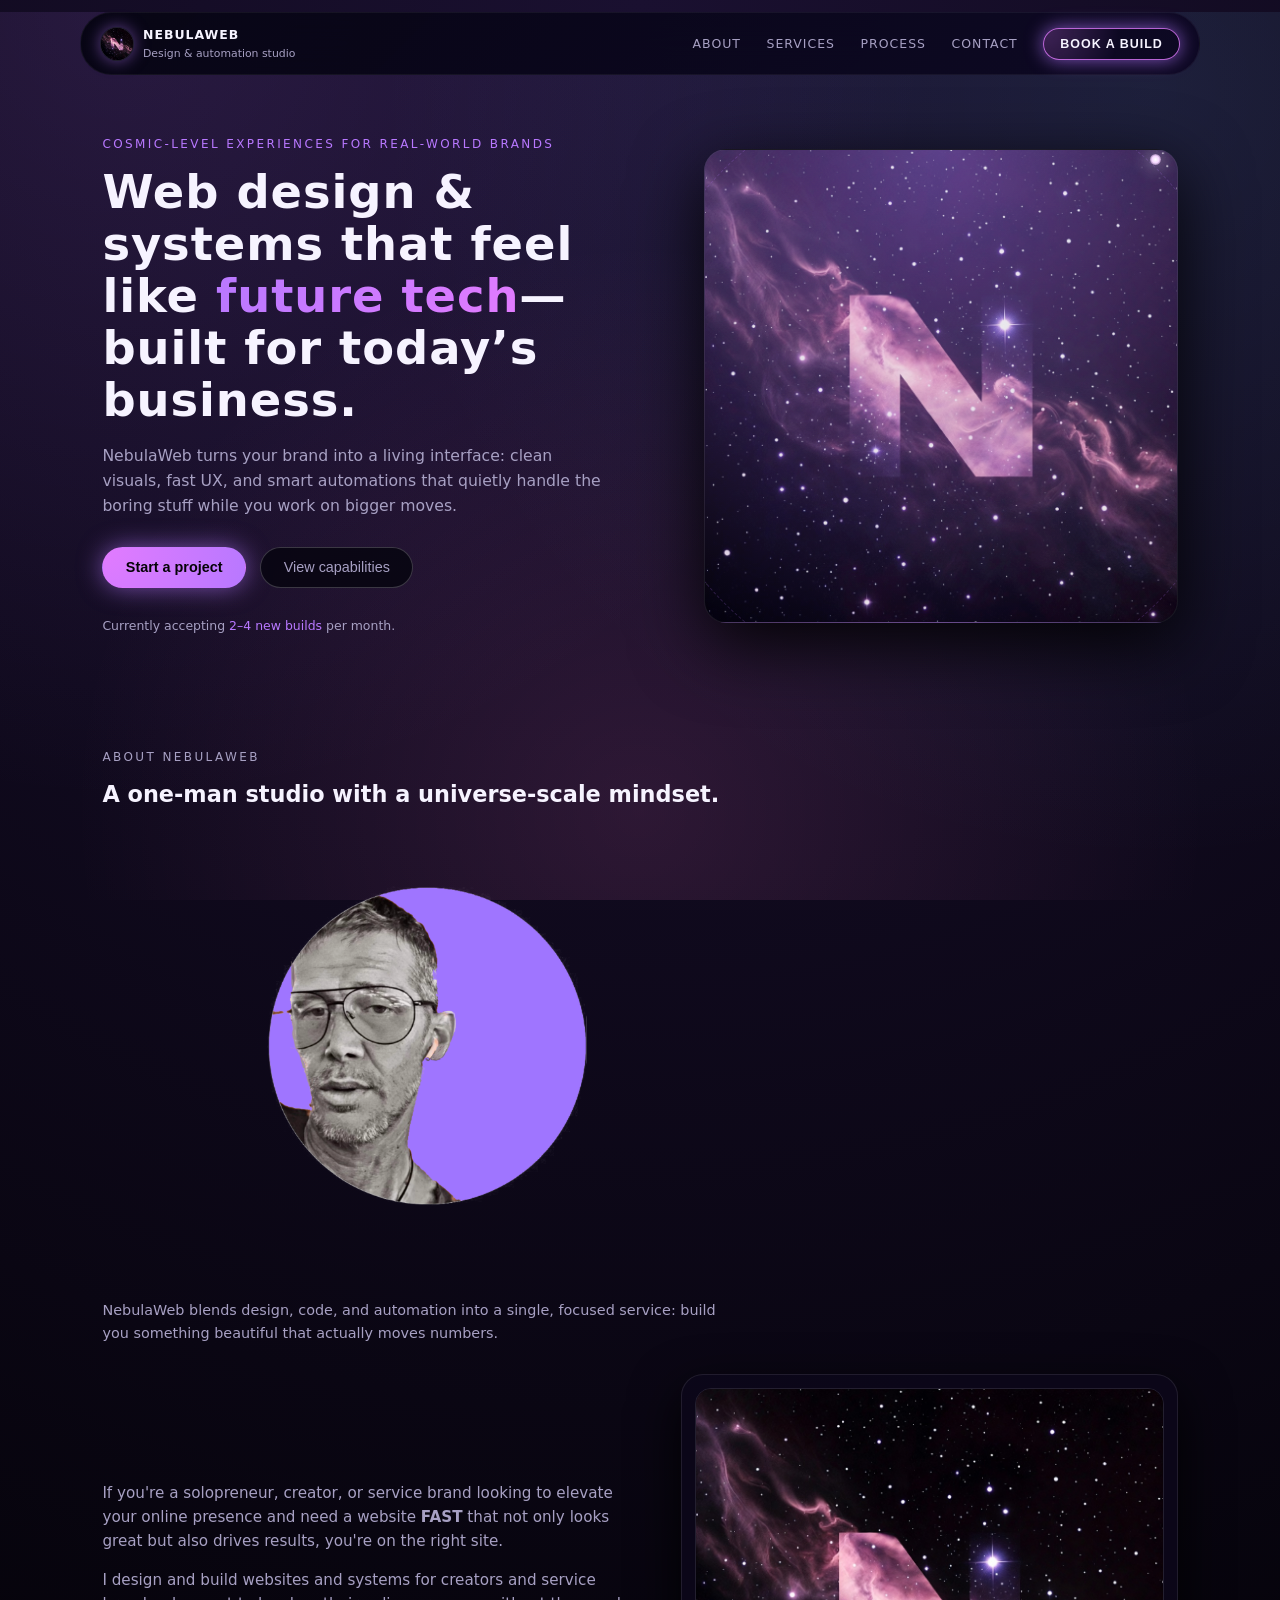
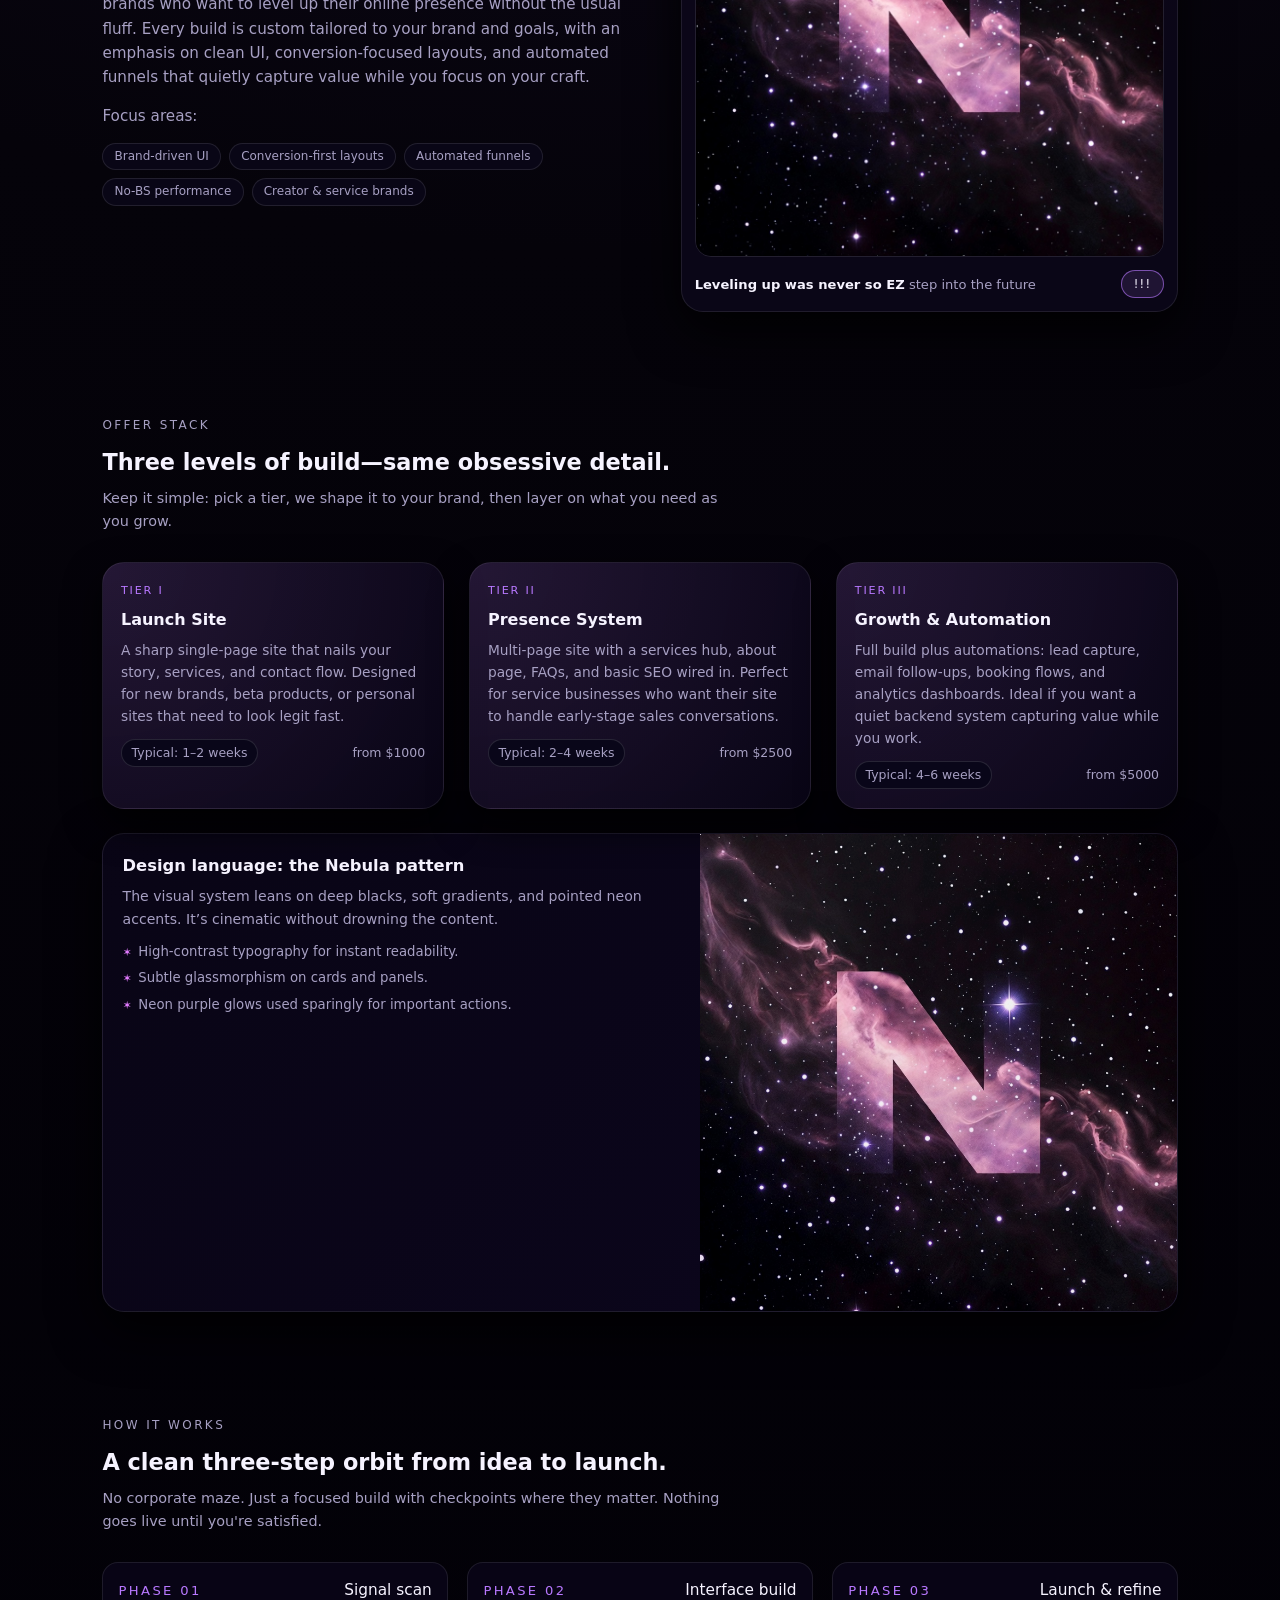
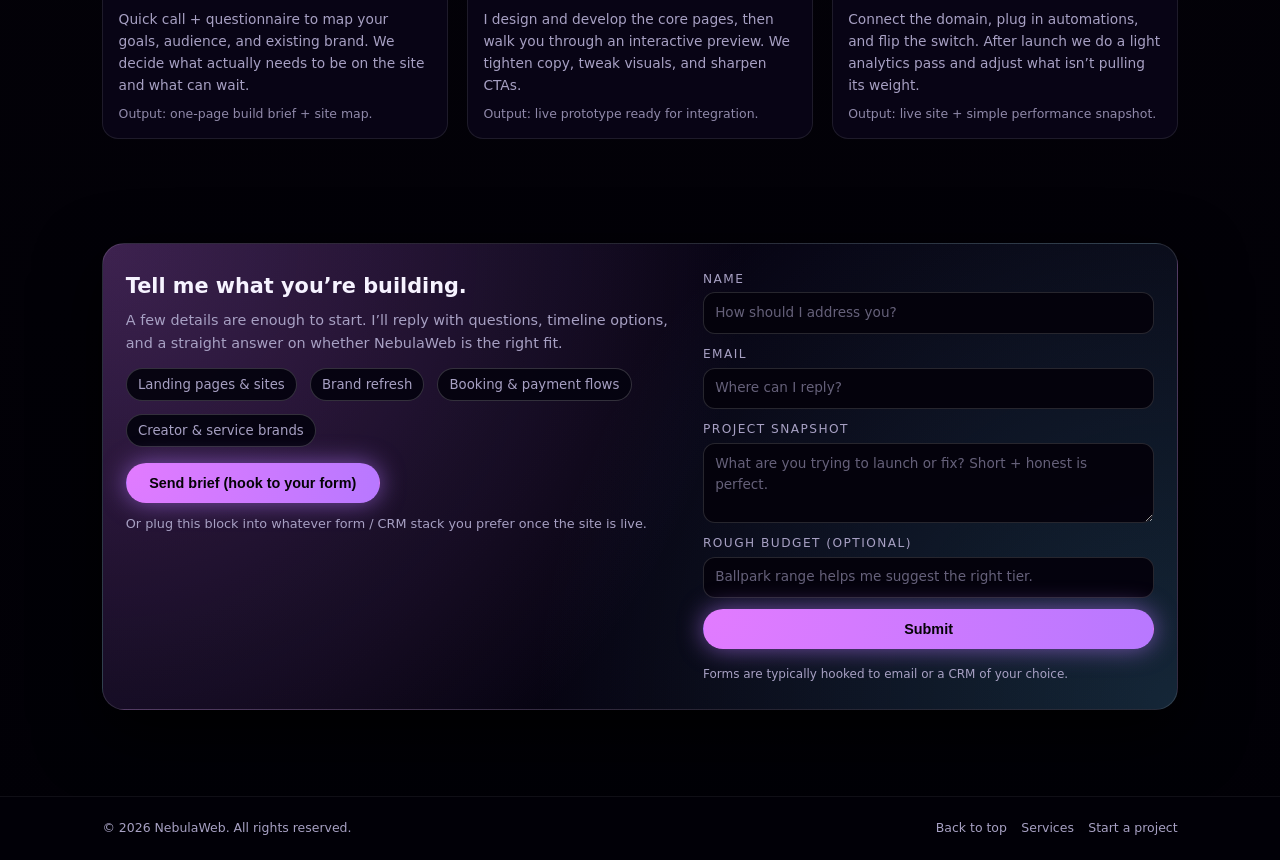
<file: index.html>
<!DOCTYPE html>
<html lang="en">
  <head>
    <meta charset="utf-8" />
    <meta http-equiv="X-UA-Compatible" content="IE=edge" />
    <meta name="viewport" content="width=device-width, initial-scale=1" />
    <title>NebulaWeb</title>
    <!-- This index mirrors main.html so GitHub Pages can serve the site from the repo root. -->
    <!-- If you prefer to keep main.html as the single source, replace this file with a redirect to /main.html -->
    <link rel="stylesheet" href="main.css" />
  </head>
  <body>
    <!-- Inline server-side redirect fallback for GitHub Pages if someone browses the root. -->
    <!-- For simplicity we include the main page here by server-side include (copied content), so the site works at /index.html -->
    <script>
      // If the user explicitly navigated to /main.html, keep them there; otherwise load main.html content in-place.
      // We'll replace the body with the fetched main.html to avoid duplicating markup maintenance.
      (function(){
        const prefersDirect = window.location.pathname.endsWith('/main.html') || window.location.pathname === '/main.html';
        if (!prefersDirect) {
          fetch('main.html')
            .then(resp => {
              if (!resp.ok) throw new Error('main.html not found');
              return resp.text();
            })
            .then(html => {
              document.open();
              document.write(html);
              document.close();
            })
            .catch(() => {
              // fallback: simple link to main.html
              document.body.innerHTML = '<p>Open the <a href="main.html">site</a>.</p>';
            });
        }
      })();
    </script>
  </body>
</html>
</file>
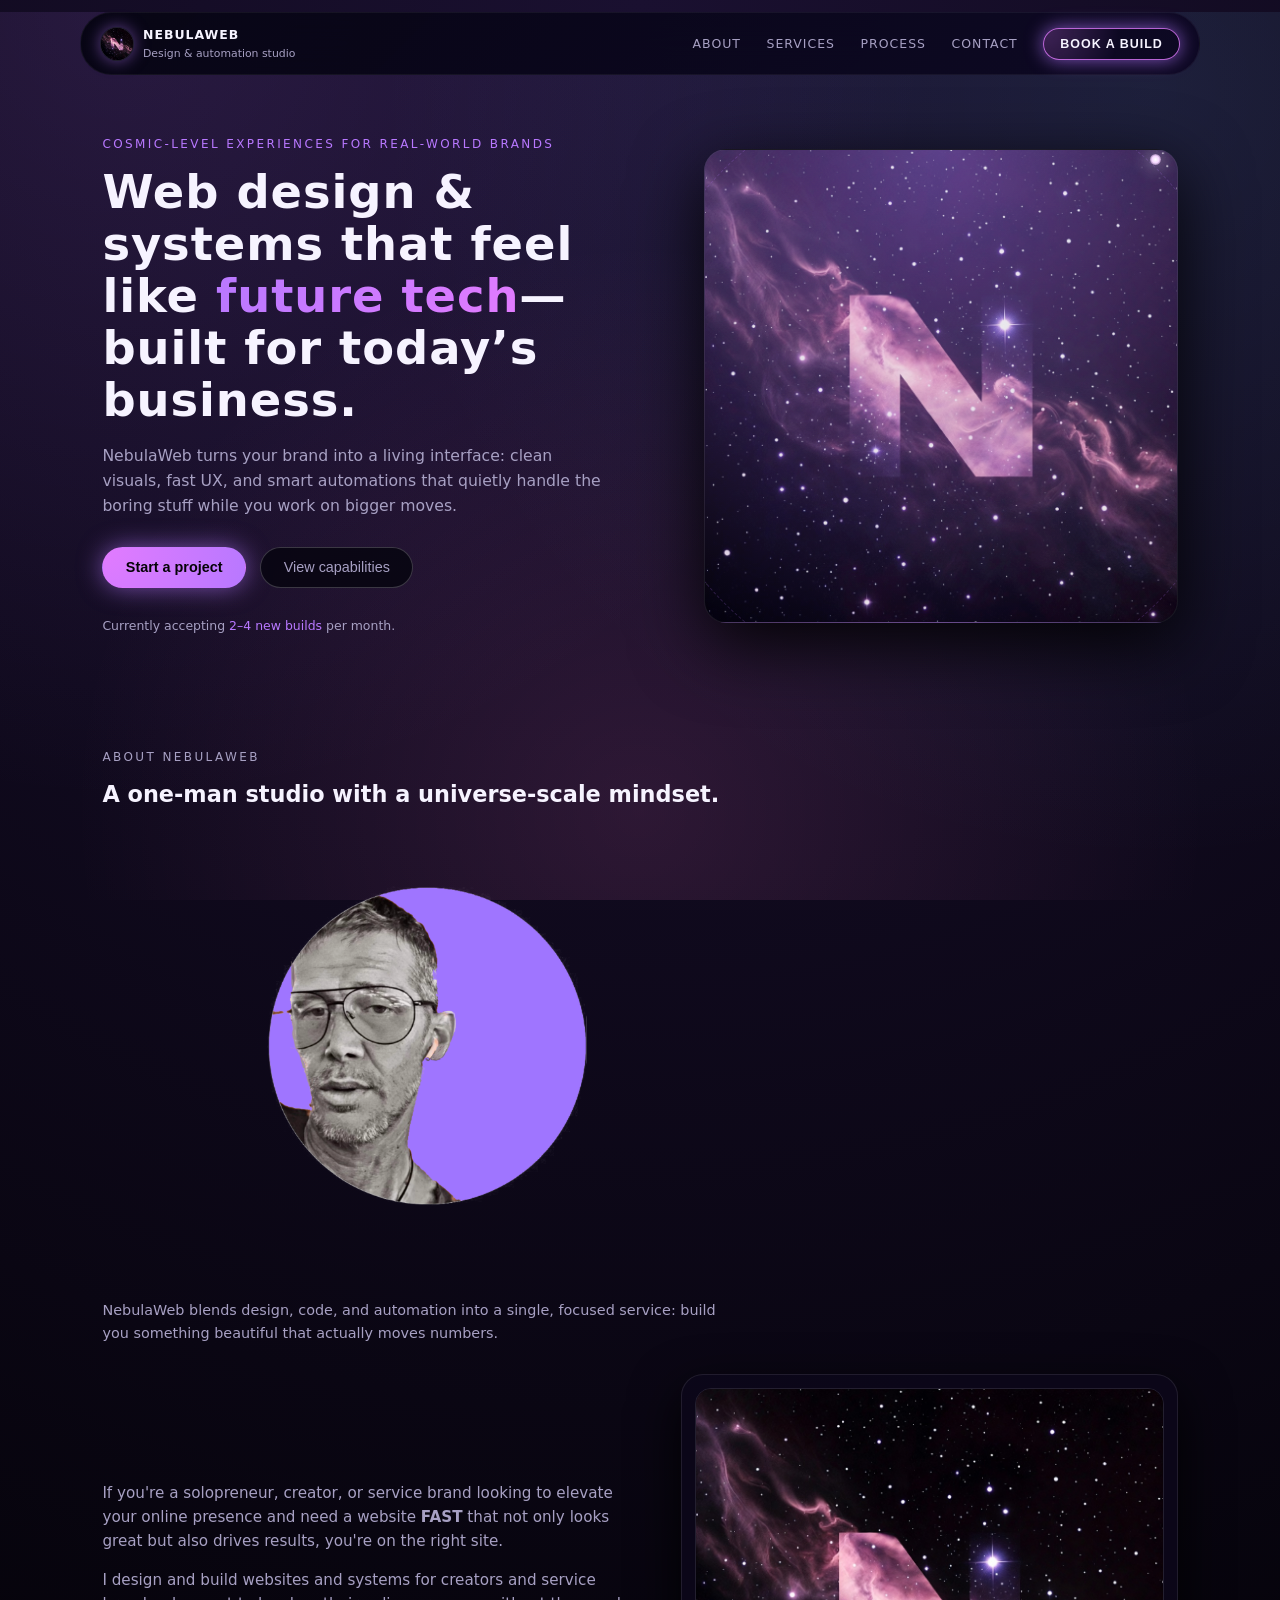
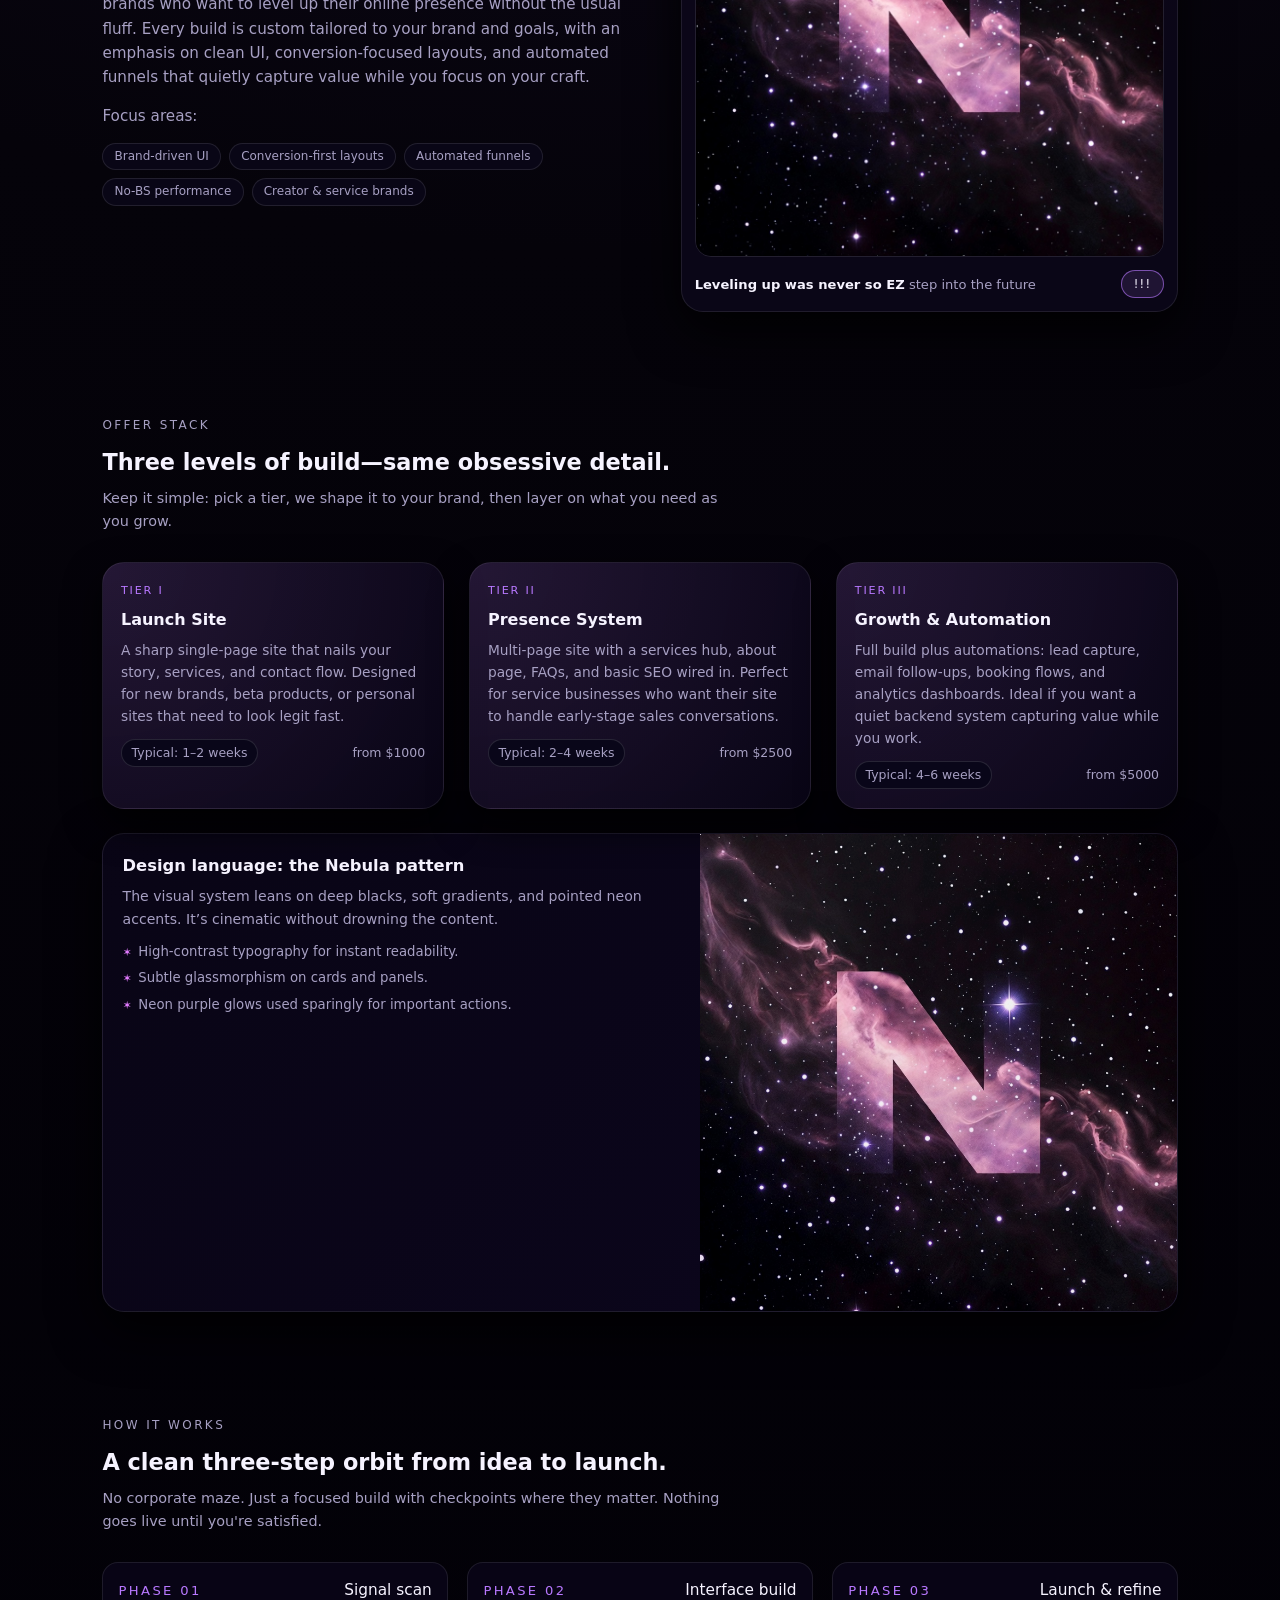
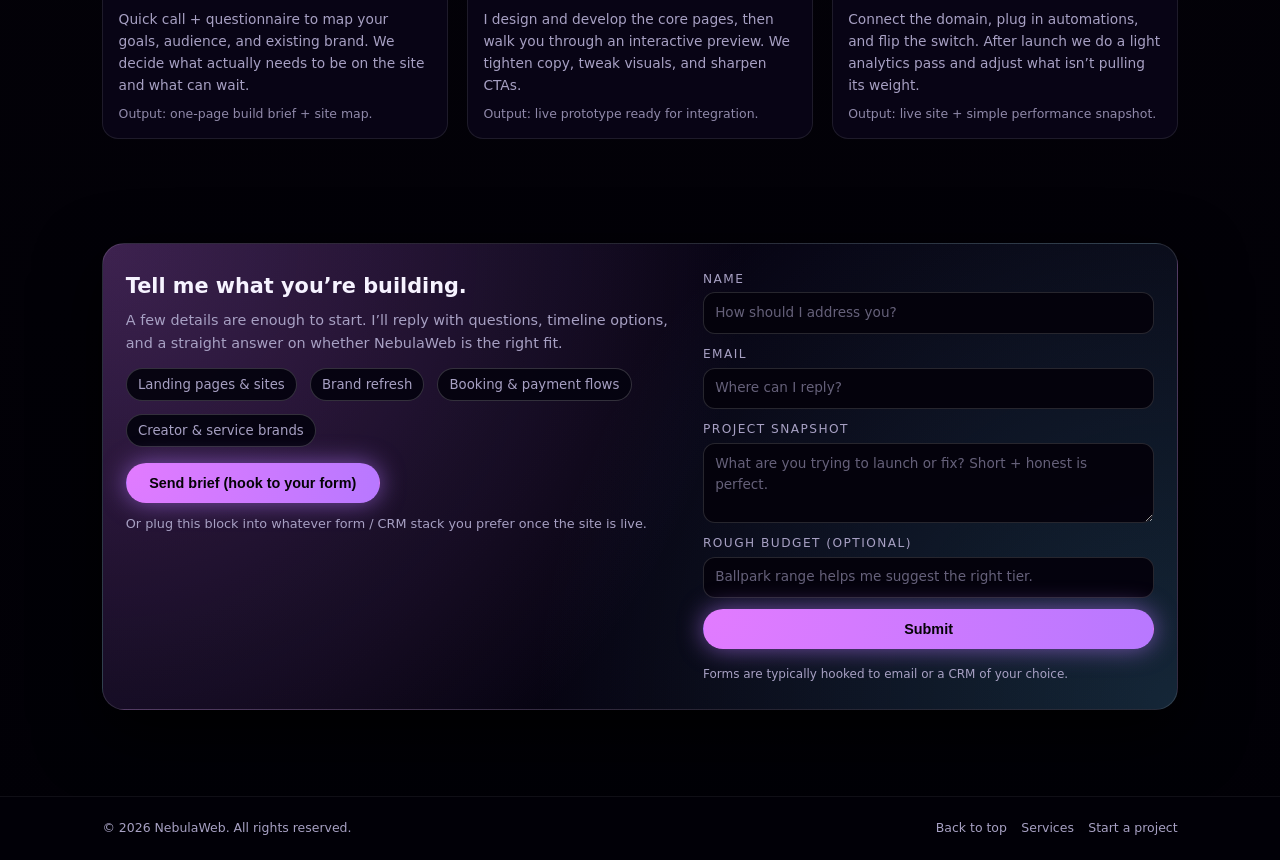
<file: docs/index.html>
<!DOCTYPE html>
<html lang="en">
<head>
  <meta charset="UTF-8" />
  <title>NebulaWeb – Web Design & Automation</title>
  <meta name="viewport" content="width=device-width, initial-scale=1.0" />
  <meta name="description" content="NebulaWeb — web design and automation studio building fast, conversion-focused sites for creators and service brands." />
  <link rel="stylesheet" href="style.css" />
</head>
<body>
  <div class="page-shell">
    <!-- NAV -->
    <header>
      <div class="nav max-width">
        <div class="brand">
          <div class="brand-logo">
            <!-- circle logo uses your "N" image -->
            <img src="nebulaweb2.jpeg" alt="NebulaWeb circular logo featuring a stylized letter N in neon purple with cosmic gradient effects against a deep black background, representing the brands cosmic design aesthetic" />
          </div>
          <div>
            <div class="brand-text-main">NEBULAWEB</div>
            <div class="brand-text-sub">Design &amp; automation studio</div>
          </div>
        </div>

        <nav>
          <button class="nav-toggle" aria-label="Toggle navigation" aria-expanded="false" aria-controls="main-nav">
            <span></span>
          </button>
          <ul id="main-nav">
            <li><a href="#about">About</a></li>
            <li><a href="#services">Services</a></li>
            <li><a href="#process">Process</a></li>
            <li><a href="#contact">Contact</a></li>
            <li><button class="nav-cta" onclick="document.getElementById('contact').scrollIntoView({behavior:'smooth'})">Book a build</button></li>
          </ul>
        </nav>
      </div>
    </header>

    <!-- HERO -->
    <main>
      <section class="hero">
        <div class="max-width hero-inner">
          <div>
            <div class="eyebrow">Cosmic-level experiences for real-world brands</div>
            <h1 class="hero-title">
              Web design &amp; systems that feel like
              <span>future tech</span>—built for today’s business.
            </h1>
            <p class="hero-sub">
              NebulaWeb turns your brand into a living interface: clean visuals, fast
              UX, and smart automations that quietly handle the boring stuff while
              you work on bigger moves.
            </p>
            <div class="hero-actions">
              <button class="btn-primary" onclick="document.getElementById('contact').scrollIntoView({behavior:'smooth'})">
                Start a project
              </button>
              <button class="btn-ghost" onclick="document.getElementById('services').scrollIntoView({behavior:'smooth'})">
                View capabilities
              </button>
            </div>
            <div class="hero-footnote">
              Currently accepting <span>2–4 new builds</span> per month.
            </div>
          </div>

          <div class="hero-visual">
            <div class="hero-card">
              <!-- big hero visual: your Nebula.io hero image -->
              <img src="nebulaweb2.jpeg" alt="Stylized letter N logo filled with swirling purple and pink nebula clouds, set against a deep black star field with scattered stars and wispy gas clouds; transcribed text: N. Emotional tone: mysterious, futuristic, cinematic." />
              
              <div class="hero-orbit"></div>
            </div>

            
          </div>
        </div>
      </section>

      <!-- ABOUT -->
      <section id="about">
        <div class="max-width">
          <div class="section-header">
            <div class="section-label">About NebulaWeb</div>
            <h2 class="section-title">A one-man studio with a universe-scale mindset.</h2>
            <img src="Untitled 4.png" alt="Man wearing glasses and looks very serious but confidently kind and skillfull">
            <p class="section-kicker">
              NebulaWeb blends design, code, and automation into a single, focused service:
              build you something beautiful that actually moves numbers.
            </p>
          </div>

          <div class="about-grid">
            <div class="about-text">
              <p>
                If you're a solopreneur, creator, or service brand looking to elevate your online presence and need a website <strong>FAST</strong> that not only looks great but also drives results, you're on the right site.
              </p>
              <p>
                I design and build websites and systems for creators and service brands who want to
                level up their online presence without the usual fluff. Every build is custom
                tailored to your brand and goals, with an emphasis on clean UI, conversion-focused
                layouts, and automated funnels that quietly capture value while you focus on
                your craft.
              </p>
              <p>Focus areas:</p>
              <div class="about-pill-row">
                <span class="pill">Brand-driven UI</span>
                <span class="pill">Conversion-first layouts</span>
                <span class="pill">Automated funnels</span>
                <span class="pill">No-BS performance</span>
                <span class="pill">Creator &amp; service brands</span>
              </div>
            </div>

            <aside class="about-badge-card">
              <div class="about-badge-media">
                <!-- stylized nebula illustration (fallback to available asset) -->
                <img src="nebulaweb2.jpeg" alt="NebulaWeb aesthetic sample" />
              </div>
              <div class="about-badge-text">
                <div>
                  <strong>Leveling up was never so EZ</strong>
                  <span>step into the future</span>
                </div>
                <div class="about-badge-tag">!!!</div>
              </div>
            </aside>
          </div>
        </div>
      </section>

      <!-- SERVICES -->
      <section id="services">
        <div class="max-width">
          <div class="section-header">
            <div class="section-label">Offer stack</div>
            <h2 class="section-title">Three levels of build—same obsessive detail.</h2>
            <p class="section-kicker">
              Keep it simple: pick a tier, we shape it to your brand, then layer on what
              you need as you grow.
            </p>
          </div>

          <div class="cards-grid">
            <article class="card">
              <div class="card-label">Tier I</div>
              <h3 class="card-title">Launch Site</h3>
              <p class="card-body">
                A sharp single-page site that nails your story, services, and contact flow.
                Designed for new brands, beta products, or personal sites that need to look
                legit fast.
              </p>
              <div class="card-meta">
                <span class="badge">Typical: 1–2 weeks</span>
                <span>from $1000</span>
              </div>
            </article>

            <article class="card">
              <div class="card-label">Tier II</div>
              <h3 class="card-title">Presence System</h3>
              <p class="card-body">
                Multi-page site with a services hub, about page, FAQs, and basic SEO wired
                in. Perfect for service businesses who want their site to handle early-stage
                sales conversations.
              </p>
              <div class="card-meta">
                <span class="badge">Typical: 2–4 weeks</span>
                <span>from $2500</span>
              </div>
            </article>

            <article class="card">
              <div class="card-label">Tier III</div>
              <h3 class="card-title">Growth &amp; Automation</h3>
              <p class="card-body">
                Full build plus automations: lead capture, email follow-ups, booking flows,
                and analytics dashboards. Ideal if you want a quiet backend system capturing
                value while you work.
              </p>
              <div class="card-meta">
                <span class="badge">Typical: 4–6 weeks</span>
                <span>from $5000</span>
              </div>
            </article>
          </div>

          <div class="portfolio-strip">
            <div class="portfolio-text">
              <!--Write something-->
              <h3>Design language: the Nebula pattern</h3>
              <p>
                The visual system leans on deep blacks, soft gradients, and pointed neon
                accents. It’s cinematic without drowning the content.
              </p>
              <ul>
                <li>High-contrast typography for instant readability.</li>
                <li>Subtle glassmorphism on cards and panels.</li>
                <li>Neon purple glows used sparingly for important actions.</li>
              </ul>
            </div>
            <div class="portfolio-media">
              <!-- show off your "N" image wide here -->
              <img src="nebulaweb2.jpeg" alt="NebulaWeb logo treatment" />
            </div>
          </div>
        </div>
      </section>

      <!-- PROCESS -->
      <section id="process">
        <div class="max-width">
          <div class="section-header">
            <div class="section-label">How it works</div>
            <h2 class="section-title">A clean three-step orbit from idea to launch.</h2>
            <p class="section-kicker">
              No corporate maze. Just a focused build with checkpoints where they matter. Nothing goes live until you're satisfied.
            </p>
          </div>

          <div class="process-grid">
            <article class="process-step">
              <div class="process-step-header">
                <div class="step-index">Phase 01</div>
                <div class="step-title">Signal scan</div>
              </div>
              <p class="step-body">
                Quick call + questionnaire to map your goals, audience, and existing brand.
                We decide what actually needs to be on the site and what can wait.
              </p>
              <div class="step-note">Output: one-page build brief + site map.</div>
            </article>

            <article class="process-step">
              <div class="process-step-header">
                <div class="step-index">Phase 02</div>
                <div class="step-title">Interface build</div>
              </div>
              <p class="step-body">
                I design and develop the core pages, then walk you through an interactive
                preview. We tighten copy, tweak visuals, and sharpen CTAs.
              </p>
              <div class="step-note">Output: live prototype ready for integration.</div>
            </article>

            <article class="process-step">
              <div class="process-step-header">
                <div class="step-index">Phase 03</div>
                <div class="step-title">Launch &amp; refine</div>
              </div>
              <p class="step-body">
                Connect the domain, plug in automations, and flip the switch. After launch
                we do a light analytics pass and adjust what isn’t pulling its weight.
              </p>
              <div class="step-note">Output: live site + simple performance snapshot.</div>
            </article>
          </div>
        </div>
      </section>

      <!-- CONTACT -->
      <section id="contact" class="contact">
        <div class="max-width">
          <div class="contact-shell">
            <div>
              <h2 class="contact-main-title">Tell me what you’re building.</h2>
              <p class="contact-main-sub">
                A few details are enough to start. I’ll reply with questions, timeline
                options, and a straight answer on whether NebulaWeb is the right fit.
              </p>
              <div class="contact-points">
                <span>Landing pages &amp; sites</span>
                <span>Brand refresh</span>
                <span>Booking &amp; payment flows</span>
                <span>Creator &amp; service brands</span>
              </div>
              <div class="contact-cta-row">
                <button class="btn-primary" type="button">
                  Send brief (hook to your form)
                </button>
                <small>
                  Or plug this block into whatever form / CRM stack you prefer once the
                  site is live.
                </small>
              </div>
            </div>

            <form class="contact-form">
              <div class="field-group">
                <label class="field-label" for="name">Name</label>
                <input id="name" type="text" placeholder="How should I address you?" />
              </div>
              <div class="field-group">
                <label class="field-label" for="email">Email</label>
                <input id="email" type="email" placeholder="Where can I reply?" />
              </div>
              <div class="field-group">
                <label class="field-label" for="project">Project snapshot</label>
                <textarea id="project" placeholder="What are you trying to launch or fix? Short + honest is perfect."></textarea>
              </div>
              <div class="field-group">
                <label class="field-label" for="budget">Rough budget (optional)</label>
                <input id="budget" type="text" placeholder="Ballpark range helps me suggest the right tier." />
              </div>
              <button class="btn-primary" type="submit"> Submit </button>
              <div class="contact-footnote">
                <!--This form isn’t wired yet—when you deploy, connect it to your email,
                Notion, Airtable, or whatever stack you like.-->
                Forms are typically hooked to email or a CRM of your choice.
              </div>
            </form>
          </div>
        </div>
      </section>
    </main>

    <!-- FOOTER -->
    <footer>
      <div class="max-width footer-inner">
        <div>© <span id="year"></span> NebulaWeb. All rights reserved.</div>
        <div class="footer-nav">
          <a href="#top" onclick="window.scrollTo({top:0, behavior:'smooth'})">Back to top</a>
          <a href="#services">Services</a>
          <a href="#contact">Start a project</a>
        </div>
      </div>
    </footer>
  </div>

  <script>
    // mobile nav toggle (safe guards in case DOM changes)
    const nav = document.querySelector(".nav");
    const navToggle = document.querySelector(".nav-toggle");
    const navLinks = document.querySelectorAll("nav a");

    if (navToggle && nav) {
      navToggle.addEventListener("click", () => {
        const isOpen = nav.classList.toggle("open");
        // reflect state for assistive tech
        try {
          navToggle.setAttribute("aria-expanded", isOpen ? "true" : "false");
        } catch (e) {
          /* ignore if attribute can't be set */
        }
      });
    }

    if (nav && navLinks && navLinks.length) {
      navLinks.forEach((link) =>
        link.addEventListener("click", () => nav.classList.remove("open"))
      );
    }

    // footer year (guarded)
    const yearEl = document.getElementById("year");
    if (yearEl) {
      yearEl.textContent = new Date().getFullYear();
    }
  </script>
</body>
</html>
</file>
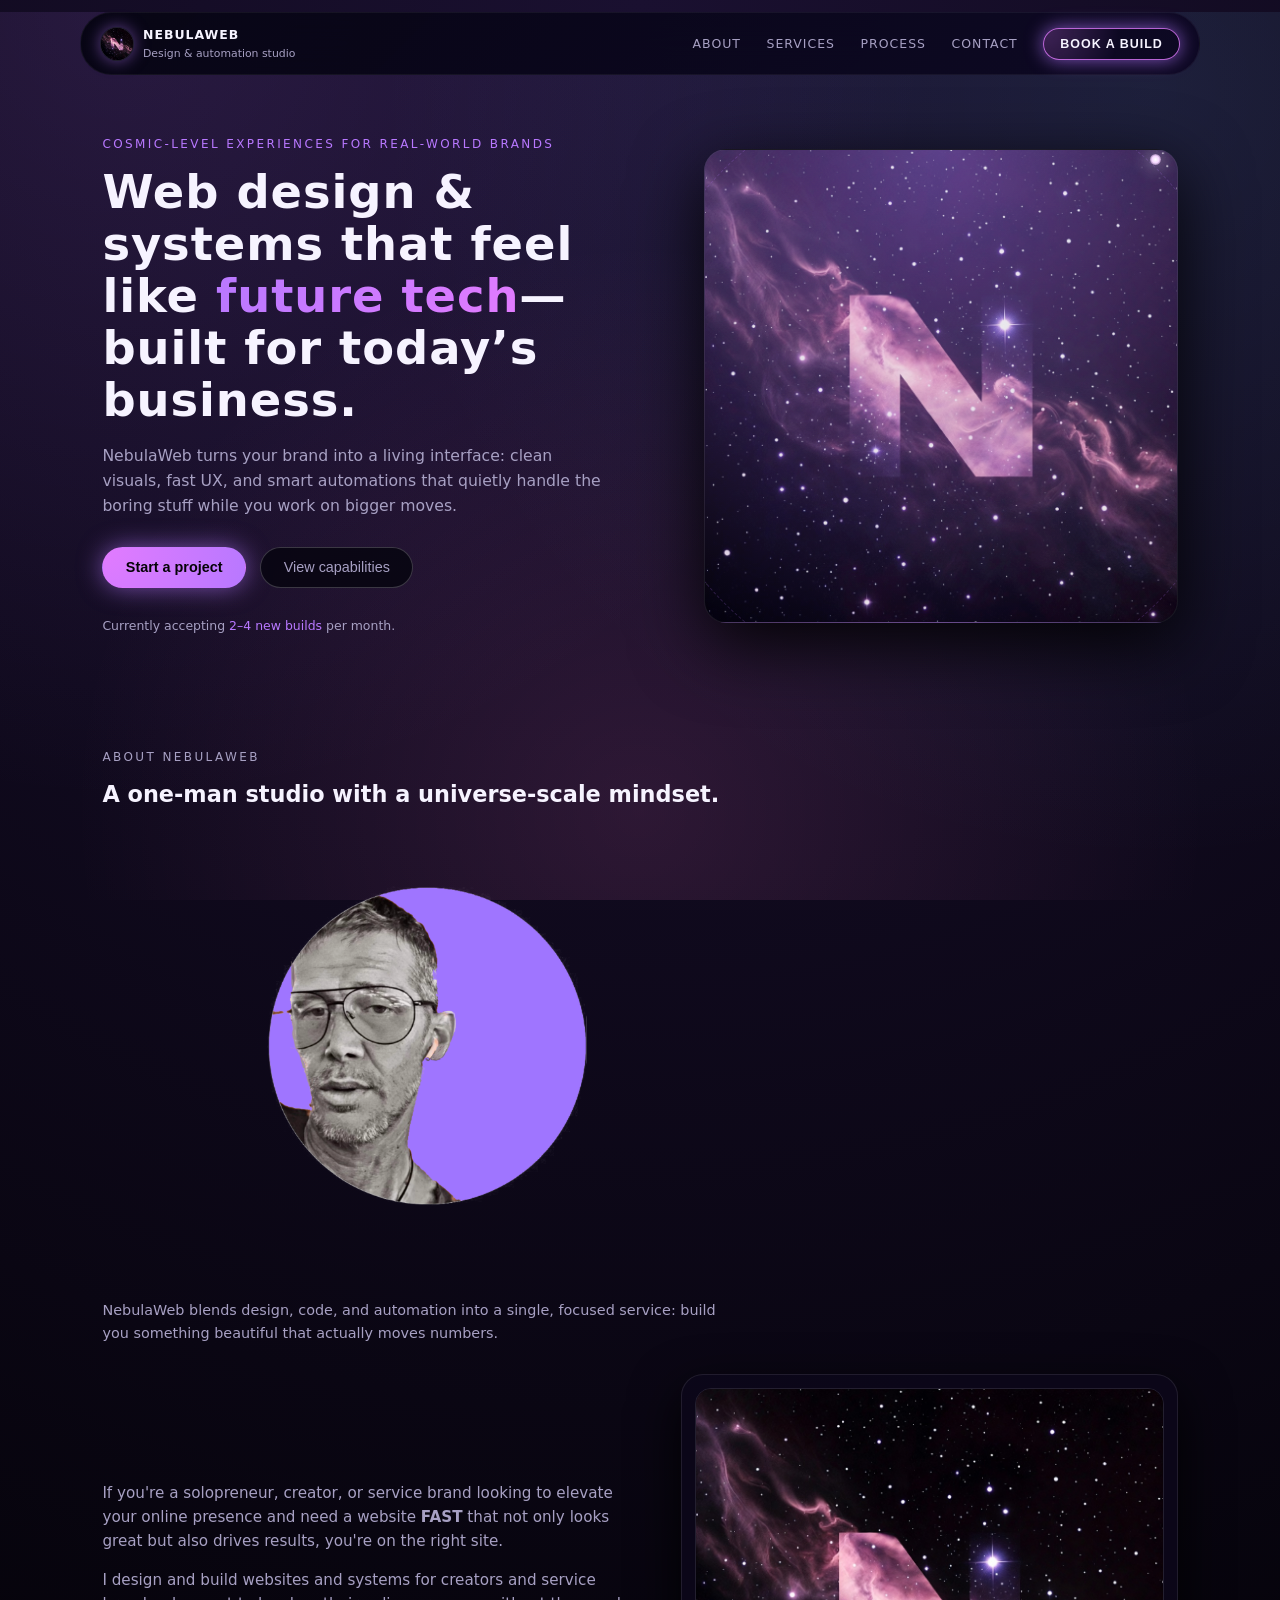
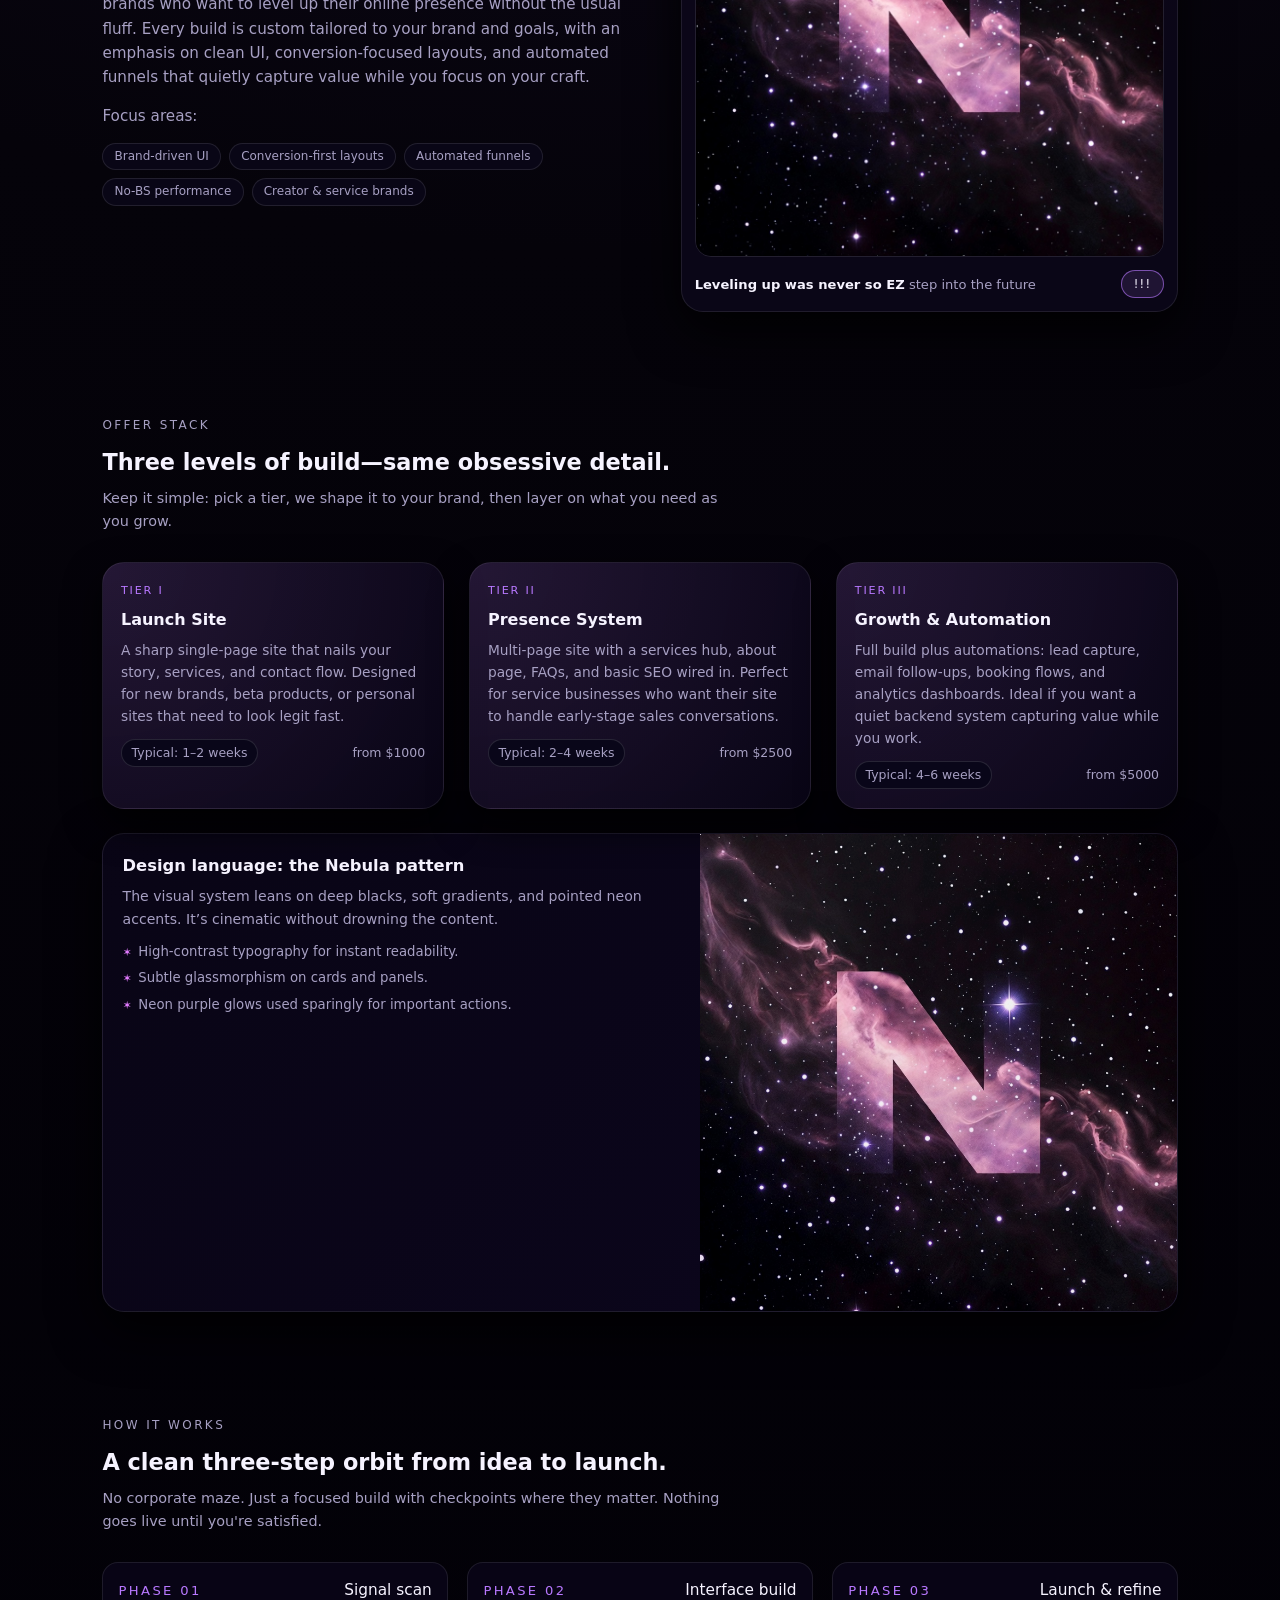
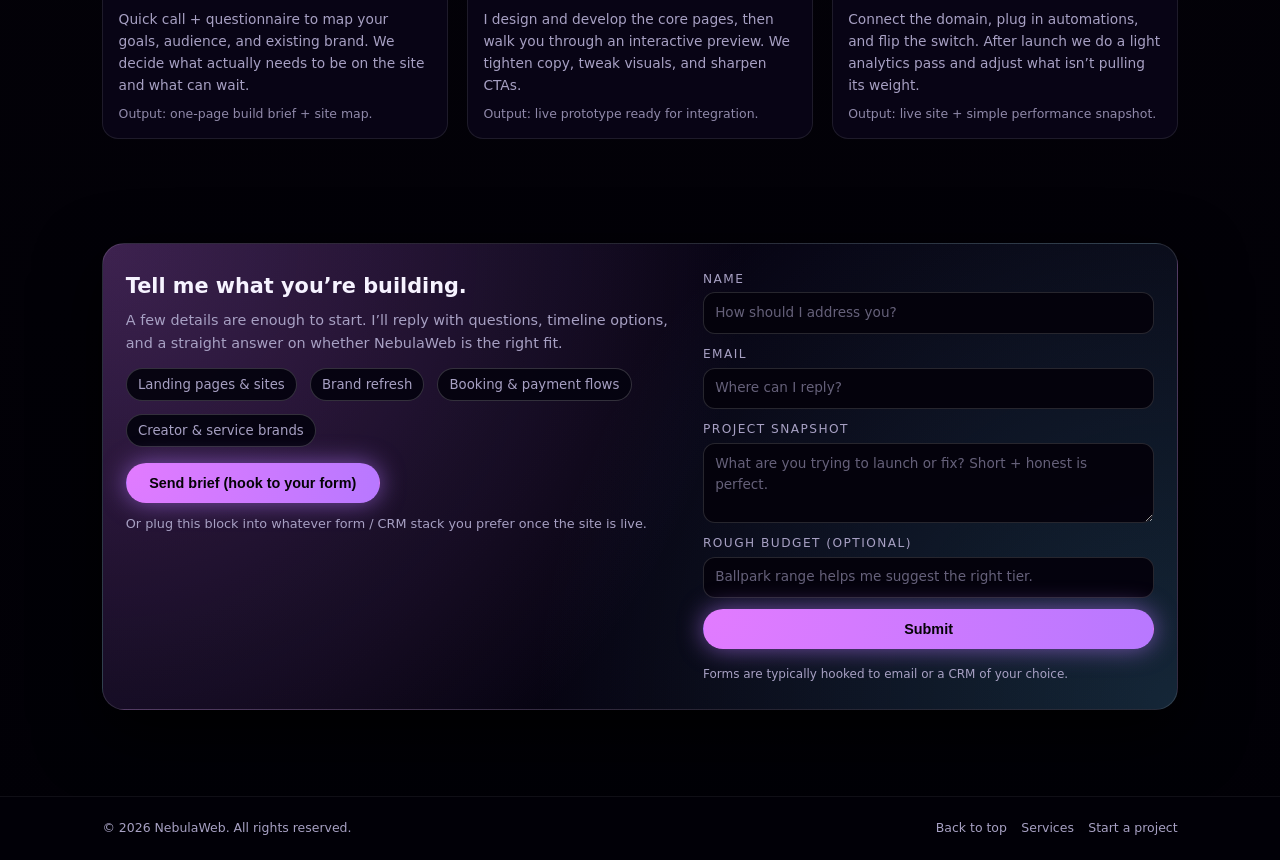
<file: main.html>
<!DOCTYPE html>
<html lang="en">
<head>
  <meta charset="UTF-8" />
  <title>NebulaWeb – Web Design & Automation</title>
  <meta name="viewport" content="width=device-width, initial-scale=1.0" />
  <meta name="description" content="NebulaWeb — web design and automation studio building fast, conversion-focused sites for creators and service brands." />
  <link rel="stylesheet" href="main.css" />
</head>
<body>
  <div id="top" class="page-shell">
    <!-- NAV -->
    <header>
      <div class="nav max-width">
        <div class="brand">
          <div class="brand-logo">
            <!-- circle logo uses your "N" image -->
              <img src="images/nebulaweb2.jpeg" alt="NebulaWeb circular logo featuring a stylized letter N in neon purple with cosmic gradient effects against a deep black background, representing the brands cosmic design aesthetic" />
          </div>
          <div>
            <div class="brand-text-main">NEBULAWEB</div>
            <div class="brand-text-sub">Design &amp; automation studio</div>
          </div>
        </div>

        <nav role="navigation" aria-label="Main navigation">
          <button class="nav-toggle" aria-label="Toggle navigation" aria-expanded="false" aria-controls="main-nav">
            <span></span>
          </button>
          <ul id="main-nav">
            <li><a href="#about">About</a></li>
            <li><a href="#services">Services</a></li>
            <li><a href="#process">Process</a></li>
            <li><a href="#contact">Contact</a></li>
            <li><button class="nav-cta" onclick="document.getElementById('contact').scrollIntoView({behavior:'smooth'})">Book a build</button></li>
          </ul>
        </nav>
      </div>
    </header>

    <!-- HERO -->
    <main>
      <section class="hero">
        <div class="max-width hero-inner">
          <div>
            <div class="eyebrow">Cosmic-level experiences for real-world brands</div>
            <h1 class="hero-title">
              Web design &amp; systems that feel like
              <span>future tech</span>—built for today’s business.
            </h1>
            <p class="hero-sub">
              NebulaWeb turns your brand into a living interface: clean visuals, fast
              UX, and smart automations that quietly handle the boring stuff while
              you work on bigger moves.
            </p>
            <div class="hero-actions">
              <button class="btn-primary" onclick="document.getElementById('contact').scrollIntoView({behavior:'smooth'})">
                Start a project
              </button>
              <button class="btn-ghost" onclick="document.getElementById('services').scrollIntoView({behavior:'smooth'})">
                View capabilities
              </button>
            </div>
            <div class="hero-footnote">
              Currently accepting <span>2–4 new builds</span> per month.
            </div>
          </div>

          <div class="hero-visual">
            <div class="hero-card">
              <!-- big hero visual: your Nebula.io hero image -->
              <img src="images/nebulaweb2.jpeg" alt="Stylized letter N logo filled with swirling purple and pink nebula clouds, set against a deep black star field with scattered stars and wispy gas clouds; transcribed text: N. Emotional tone: mysterious, futuristic, cinematic." />
              
              <div class="hero-orbit"></div>
            </div>

            
          </div>
        </div>
      </section>

      <!-- ABOUT -->
      <section id="about">
        <div class="max-width">
          <div class="section-header">
            <div class="section-label">About NebulaWeb</div>
            <h2 class="section-title">A one-man studio with a universe-scale mindset.</h2>
            <img src="images/untitled-4.png" alt="Man wearing glasses and looks very serious but confidently kind and skillfull">
            <p class="section-kicker">
              NebulaWeb blends design, code, and automation into a single, focused service:
              build you something beautiful that actually moves numbers.
            </p>
          </div>

          <div class="about-grid">
            <div class="about-text">
              <p>
                If you're a solopreneur, creator, or service brand looking to elevate your online presence and need a website <strong>FAST</strong> that not only looks great but also drives results, you're on the right site.
              </p>
              <p>
                I design and build websites and systems for creators and service brands who want to
                level up their online presence without the usual fluff. Every build is custom
                tailored to your brand and goals, with an emphasis on clean UI, conversion-focused
                layouts, and automated funnels that quietly capture value while you focus on
                your craft.
              </p>
              <p>Focus areas:</p>
              <div class="about-pill-row">
                <span class="pill">Brand-driven UI</span>
                <span class="pill">Conversion-first layouts</span>
                <span class="pill">Automated funnels</span>
                <span class="pill">No-BS performance</span>
                <span class="pill">Creator &amp; service brands</span>
              </div>
            </div>

            <aside class="about-badge-card">
              <div class="about-badge-media">
                <!-- stylized nebula illustration (fallback to available asset) -->
                <img src="images/nebulaweb2.jpeg" alt="NebulaWeb aesthetic sample" />
              </div>
              <div class="about-badge-text">
                <div>
                  <strong>Leveling up was never so EZ</strong>
                  <span>step into the future</span>
                </div>
                <div class="about-badge-tag">!!!</div>
              </div>
            </aside>
          </div>
        </div>
      </section>

      <!-- SERVICES -->
      <section id="services">
        <div class="max-width">
          <div class="section-header">
            <div class="section-label">Offer stack</div>
            <h2 class="section-title">Three levels of build—same obsessive detail.</h2>
            <p class="section-kicker">
              Keep it simple: pick a tier, we shape it to your brand, then layer on what
              you need as you grow.
            </p>
          </div>

          <div class="cards-grid">
            <article class="card">
              <div class="card-label">Tier I</div>
              <h3 class="card-title">Launch Site</h3>
              <p class="card-body">
                A sharp single-page site that nails your story, services, and contact flow.
                Designed for new brands, beta products, or personal sites that need to look
                legit fast.
              </p>
              <div class="card-meta">
                <span class="badge">Typical: 1–2 weeks</span>
                <span>from $1000</span>
              </div>
            </article>

            <article class="card">
              <div class="card-label">Tier II</div>
              <h3 class="card-title">Presence System</h3>
              <p class="card-body">
                Multi-page site with a services hub, about page, FAQs, and basic SEO wired
                in. Perfect for service businesses who want their site to handle early-stage
                sales conversations.
              </p>
              <div class="card-meta">
                <span class="badge">Typical: 2–4 weeks</span>
                <span>from $2500</span>
              </div>
            </article>

            <article class="card">
              <div class="card-label">Tier III</div>
              <h3 class="card-title">Growth &amp; Automation</h3>
              <p class="card-body">
                Full build plus automations: lead capture, email follow-ups, booking flows,
                and analytics dashboards. Ideal if you want a quiet backend system capturing
                value while you work.
              </p>
              <div class="card-meta">
                <span class="badge">Typical: 4–6 weeks</span>
                <span>from $5000</span>
              </div>
            </article>
          </div>

          <div class="portfolio-strip">
            <div class="portfolio-text">
              <!--Write something-->
              <h3>Design language: the Nebula pattern</h3>
              <p>
                The visual system leans on deep blacks, soft gradients, and pointed neon
                accents. It’s cinematic without drowning the content.
              </p>
              <ul>
                <li>High-contrast typography for instant readability.</li>
                <li>Subtle glassmorphism on cards and panels.</li>
                <li>Neon purple glows used sparingly for important actions.</li>
              </ul>
            </div>
            <div class="portfolio-media">
              <!-- show off your "N" image wide here -->
              <img src="images/nebulaweb2.jpeg" alt="NebulaWeb logo treatment" />
            </div>
          </div>
        </div>
      </section>

      <!-- PROCESS -->
      <section id="process">
        <div class="max-width">
          <div class="section-header">
            <div class="section-label">How it works</div>
            <h2 class="section-title">A clean three-step orbit from idea to launch.</h2>
            <p class="section-kicker">
              No corporate maze. Just a focused build with checkpoints where they matter. Nothing goes live until you're satisfied.
            </p>
          </div>

          <div class="process-grid">
            <article class="process-step">
              <div class="process-step-header">
                <div class="step-index">Phase 01</div>
                <div class="step-title">Signal scan</div>
              </div>
              <p class="step-body">
                Quick call + questionnaire to map your goals, audience, and existing brand.
                We decide what actually needs to be on the site and what can wait.
              </p>
              <div class="step-note">Output: one-page build brief + site map.</div>
            </article>

            <article class="process-step">
              <div class="process-step-header">
                <div class="step-index">Phase 02</div>
                <div class="step-title">Interface build</div>
              </div>
              <p class="step-body">
                I design and develop the core pages, then walk you through an interactive
                preview. We tighten copy, tweak visuals, and sharpen CTAs.
              </p>
              <div class="step-note">Output: live prototype ready for integration.</div>
            </article>

            <article class="process-step">
              <div class="process-step-header">
                <div class="step-index">Phase 03</div>
                <div class="step-title">Launch &amp; refine</div>
              </div>
              <p class="step-body">
                Connect the domain, plug in automations, and flip the switch. After launch
                we do a light analytics pass and adjust what isn’t pulling its weight.
              </p>
              <div class="step-note">Output: live site + simple performance snapshot.</div>
            </article>
          </div>
        </div>
      </section>

      <!-- CONTACT -->
      <section id="contact" class="contact">
        <div class="max-width">
          <div class="contact-shell">
            <div>
              <h2 class="contact-main-title">Tell me what you’re building.</h2>
              <p class="contact-main-sub">
                A few details are enough to start. I’ll reply with questions, timeline
                options, and a straight answer on whether NebulaWeb is the right fit.
              </p>
              <div class="contact-points">
                <span>Landing pages &amp; sites</span>
                <span>Brand refresh</span>
                <span>Booking &amp; payment flows</span>
                <span>Creator &amp; service brands</span>
              </div>
              <div class="contact-cta-row">
                <button class="btn-primary" type="button">
                  Send brief (hook to your form)
                </button>
                <small>
                  Or plug this block into whatever form / CRM stack you prefer once the
                  site is live.
                </small>
              </div>
            </div>

            <form class="contact-form" role="form" aria-label="Contact form">
              <div class="field-group">
                <label class="field-label" for="name">Name</label>
                <input id="name" name="name" type="text" placeholder="How should I address you?" />
              </div>
              <div class="field-group">
                <label class="field-label" for="email">Email</label>
                <input id="email" name="email" type="email" placeholder="Where can I reply?" />
              </div>
              <div class="field-group">
                <label class="field-label" for="project">Project snapshot</label>
                <textarea id="project" name="project" placeholder="What are you trying to launch or fix? Short + honest is perfect."></textarea>
              </div>
              <div class="field-group">
                <label class="field-label" for="budget">Rough budget (optional)</label>
                <input id="budget" name="budget" type="text" placeholder="Ballpark range helps me suggest the right tier." />
              </div>
              <button class="btn-primary" type="submit"> Submit </button>
              <div class="contact-footnote">
                <!--This form isn’t wired yet—when you deploy, connect it to your email,
                Notion, Airtable, or whatever stack you like.-->
                Forms are typically hooked to email or a CRM of your choice.
              </div>
            </form>
          </div>
        </div>
      </section>
    </main>

    <!-- FOOTER -->
    <footer>
      <div class="max-width footer-inner">
        <div>© <span id="year"></span> NebulaWeb. All rights reserved.</div>
        <div class="footer-nav">
          <a href="#top" onclick="window.scrollTo({top:0, behavior:'smooth'})">Back to top</a>
          <a href="#services">Services</a>
          <a href="#contact">Start a project</a>
        </div>
      </div>
    </footer>
  </div>

  <script>
    // mobile nav toggle (safe guards in case DOM changes)
    const nav = document.querySelector(".nav");
    const navToggle = document.querySelector(".nav-toggle");
    const navLinks = document.querySelectorAll("nav a");

    if (navToggle && nav) {
      navToggle.addEventListener("click", () => {
        const isOpen = nav.classList.toggle("open");
        // reflect state for assistive tech
        try {
          navToggle.setAttribute("aria-expanded", isOpen ? "true" : "false");
        } catch (e) {
          /* ignore if attribute can't be set */
        }
      });
    }

    if (nav && navLinks && navLinks.length) {
      navLinks.forEach((link) =>
        link.addEventListener("click", () => nav.classList.remove("open"))
      );
    }

    // footer year (guarded)
    const yearEl = document.getElementById("year");
    if (yearEl) {
      yearEl.textContent = new Date().getFullYear();
    }
  </script>
</body>
</html>
</file>
<file: main.css>
:root {
  --bg: #05030a;
  --bg-alt: #090415;
  --accent: #b878ff;
  --accent-strong: #e27bff;
  --accent-soft: rgba(184, 120, 255, 0.2);
  --text-main: #f6f3ff;
  --text-muted: #a7a0c3;
  --border-subtle: rgba(255, 255, 255, 0.05);
  --card-glass: rgba(12, 8, 26, 0.85);
  --shadow-glow: 0 0 25px rgba(184, 120, 255, 0.6);
  --radius-lg: 22px;
  --radius-full: 999px;
  --transition-fast: 180ms ease-out;
  --transition-med: 260ms ease-out;
  --nav-blur: blur(18px);
}

    * {
      box-sizing: border-box;
      margin: 0;
      padding: 0;
    }

    html {
      scroll-behavior: smooth;
    }

    body {
      font-family: system-ui, -apple-system, BlinkMacSystemFont, "SF Pro Text",
        "Segoe UI", sans-serif;
      background: radial-gradient(circle at top, #1a1030 0, #05030a 45%, #010006 100%);
      color: var(--text-main);
      line-height: 1.6;
      min-height: 100vh;
    }

    a {
      color: inherit;
      text-decoration: none;
    }

    img {
      max-width: 100%;
      display: block;
    }

    /* ========= LAYOUT ========= */

    .page-shell {
      width: 100%;
      min-height: 100vh;
      background:
        radial-gradient(circle at 10% 0%, rgba(184, 120, 255, 0.12), transparent 55%),
        radial-gradient(circle at 90% 10%, rgba(114, 204, 255, 0.1), transparent 55%),
        radial-gradient(circle at 50% 90%, rgba(255, 120, 204, 0.12), transparent 55%);
      background-attachment: fixed;
      color: var(--text-main);
    }

    .max-width {
      max-width: 1120px;
      margin: 0 auto;
      padding: 0 1.4rem;
    }

    /* ========= NAV ========= */

    header {
      position: sticky;
      top: 0;
      z-index: 40;
    }

    .nav {
      display: flex;
      align-items: center;
      justify-content: space-between;
      padding: 0.75rem 1.2rem;
      margin: 0.75rem auto 0.25rem;
      max-width: 1120px;
      border-radius: var(--radius-full);
      border: 1px solid var(--border-subtle);
      background: linear-gradient(
        135deg,
        rgba(6, 5, 18, 0.94),
        rgba(12, 7, 34, 0.92)
      );
      backdrop-filter: var(--nav-blur);
    }

    .brand {
      display: flex;
      align-items: center;
      gap: 0.55rem;
    }

    .brand-logo {
      width: 34px;
      height: 34px;
      border-radius: 50%;
      overflow: hidden;
      border: 1px solid rgba(255, 255, 255, 0.1);
      box-shadow: 0 0 16px rgba(184, 120, 255, 0.5);
      flex-shrink: 0;
    }

    .brand-text-main {
      font-weight: 600;
      letter-spacing: 0.08em;
      text-transform: uppercase;
      font-size: 0.78rem;
    }

    .brand-text-sub {
      font-size: 0.68rem;
      color: var(--text-muted);
    }

    nav ul {
      list-style: none;
      display: flex;
      align-items: center;
      gap: 1.6rem;
      font-size: 0.78rem;
      letter-spacing: 0.08em;
      text-transform: uppercase;
      color: var(--text-muted);
    }

    nav a {
      position: relative;
      padding-bottom: 0.2rem;
    }

    nav a::after {
      content: "";
      position: absolute;
      left: 0;
      bottom: 0;
      width: 0;
      height: 2px;
      background: linear-gradient(90deg, var(--accent), var(--accent-strong));
      border-radius: 999px;
      transition: width var(--transition-med);
    }

    nav a:hover::after {
      width: 100%;
    }

    .nav-cta {
      padding: 0.5rem 1rem;
      border-radius: var(--radius-full);
      border: 1px solid rgba(226, 123, 255, 0.8);
      font-size: 0.78rem;
      text-transform: uppercase;
      letter-spacing: 0.08em;
      background: radial-gradient(circle at 0 0, rgba(226, 123, 255, 0.25), transparent 55%);
      box-shadow: 0 0 18px rgba(184, 120, 255, 0.7);
      cursor: pointer;
      transition: transform var(--transition-fast), box-shadow var(--transition-fast),
        background var(--transition-fast);
      white-space: nowrap;
    }

    .nav-cta:hover {
      transform: translateY(-1px);
      box-shadow: 0 0 26px rgba(226, 123, 255, 0.85);
      background: radial-gradient(circle at 100% 0, rgba(226, 123, 255, 0.3), transparent 55%);
    }

    .nav-cta:active {
      transform: translateY(1px) scale(0.98);
      box-shadow: 0 0 12px rgba(226, 123, 255, 0.7);
    }

    .nav-toggle {
      display: none;
      width: 32px;
      height: 32px;
      border-radius: 999px;
      border: 1px solid var(--border-subtle);
      background: rgba(7, 5, 18, 0.9);
      align-items: center;
      justify-content: center;
      cursor: pointer;
    }

    .nav-toggle span {
      width: 16px;
      height: 1.7px;
      background: var(--text-main);
      border-radius: 999px;
      position: relative;
    }

    .nav-toggle span::before,
    .nav-toggle span::after {
      content: "";
      position: absolute;
      left: 0;
      width: 16px;
      height: 1.7px;
      background: var(--text-main);
      border-radius: 999px;
    }

    .nav-toggle span::before {
      top: -5px;
    }

    .nav-toggle span::after {
      top: 5px;
    }

    /* mobile nav */
    @media (max-width: 720px) {
      nav ul {
        display: none;
      }

      .nav-toggle {
        display: flex;
      }

      .nav.open ul {
        display: flex;
        position: absolute;
        right: 1.2rem;
        top: 3.4rem;
        flex-direction: column;
        gap: 0.9rem;
        padding: 0.9rem 1rem;
        border-radius: 18px;
        border: 1px solid var(--border-subtle);
        background: rgba(6, 4, 18, 0.98);
        backdrop-filter: var(--nav-blur);
        box-shadow: 0 18px 40px rgba(0, 0, 0, 0.7);
      }
    }

    /* ========= HERO ========= */

    .hero {
      padding: 3.5rem 0 4rem;
    }

    .hero-inner {
      display: grid;
      grid-template-columns: minmax(0, 1.3fr) minmax(0, 1.1fr);
      gap: 2.6rem;
      align-items: center;
    }

    @media (max-width: 880px) {
      .hero-inner {
        grid-template-columns: minmax(0, 1fr);
        gap: 2.4rem;
      }
    }

    .eyebrow {
      font-size: 0.75rem;
      letter-spacing: 0.2em;
      text-transform: uppercase;
      color: var(--accent);
      margin-bottom: 0.8rem;
    }

    .hero-title {
      font-size: clamp(2.1rem, 4vw, 2.9rem);
      line-height: 1.12;
      letter-spacing: 0.02em;
      margin-bottom: 1rem;
    }

    .hero-title span {
      background: linear-gradient(120deg, var(--accent), var(--accent-strong));
      -webkit-background-clip: text;
      color: transparent;
    }

    .hero-sub {
      max-width: 32rem;
      font-size: 0.98rem;
      color: var(--text-muted);
      margin-bottom: 1.8rem;
    }

    .hero-actions {
      display: flex;
      flex-wrap: wrap;
      gap: 0.9rem;
      align-items: center;
      margin-bottom: 1.8rem;
    }

    .btn-primary,
    .btn-ghost {
      border-radius: var(--radius-full);
      padding: 0.7rem 1.4rem;
      font-size: 0.9rem;
      border: 1px solid transparent;
      cursor: pointer;
      transition: transform var(--transition-fast), box-shadow var(--transition-fast),
        border-color var(--transition-fast), background var(--transition-fast),
        color var(--transition-fast);
      white-space: nowrap;
    }

    .btn-primary {
      background: radial-gradient(circle at 0 0, var(--accent-strong), var(--accent));
      color: #050307;
      font-weight: 600;
      box-shadow: var(--shadow-glow);
    }

    .btn-primary:hover {
      transform: translateY(-1px);
      box-shadow: 0 0 32px rgba(226, 123, 255, 0.9);
    }

    .btn-primary:active {
      transform: translateY(1px) scale(0.98);
      box-shadow: 0 0 14px rgba(226, 123, 255, 0.7);
    }

    .btn-ghost {
      border-color: rgba(255, 255, 255, 0.2);
      color: var(--text-muted);
      background: rgba(8, 6, 18, 0.9);
    }

    .btn-ghost:hover {
      color: var(--text-main);
      border-color: rgba(184, 120, 255, 0.8);
      background: radial-gradient(circle at 100% 0, rgba(184, 120, 255, 0.2), transparent 55%);
    }

    .hero-footnote {
      font-size: 0.78rem;
      color: var(--text-muted);
    }

    .hero-footnote span {
      color: var(--accent);
    }

    /* HERO VISUAL */

    .hero-visual {
      position: relative;
    }

    .hero-card {
      position: relative;
      border-radius: var(--radius-lg);
      overflow: hidden;
      border: 1px solid rgba(255, 255, 255, 0.08);
      background: radial-gradient(circle at top, rgba(184, 120, 255, 0.4), rgba(2, 1, 10, 0.98));
      box-shadow: 0 22px 70px rgba(0, 0, 0, 0.9);
    }

    .hero-card img {
      width: 100%;
      height: 100%;
      object-fit: cover;
      opacity: 0.9;
      mix-blend-mode: screen;
    }

    .hero-overlay-gradient {
      position: absolute;
      inset: 0;
      background: radial-gradient(circle at 20% 0, rgba(0, 0, 0, 0.4), transparent 40%),
        linear-gradient(to bottom, rgba(2, 1, 10, 0.2), rgba(2, 1, 8, 0.9));
      pointer-events: none;
    }

    .hero-floating {
      position: absolute;
      right: -1.6rem;
      bottom: -1.2rem;
      width: 52%;
      max-width: 280px;
      border-radius: 20px;
      padding: 0.85rem 0.95rem;
      background: var(--card-glass);
      border: 1px solid rgba(255, 255, 255, 0.08);
      box-shadow: 0 18px 40px rgba(0, 0, 0, 0.9);
      backdrop-filter: blur(18px);
      display: flex;
      flex-direction: column;
      gap: 0.2rem;
    }

    .hero-floating-header {
      display: flex;
      justify-content: space-between;
      align-items: center;
    }

    .hero-pill {
      font-size: 0.68rem;
      text-transform: uppercase;
      letter-spacing: 0.14em;
      color: var(--accent);
      padding: 0.25rem 0.7rem;
      border-radius: var(--radius-full);
      border: 1px solid rgba(184, 120, 255, 0.6);
      background: radial-gradient(circle at 0 0, rgba(184, 120, 255, 0.22), transparent 55%);
    }

    .hero-floating-header span {
      font-size: 0.7rem;
      color: var(--text-muted);
    }

    .hero-floating-metric {
      display: flex;
      justify-content: space-between;
      align-items: baseline;
      margin-top: 0.3rem;
    }

    .hero-floating-metric strong {
      font-size: 1rem;
    }

    .hero-floating-metric small {
      font-size: 0.7rem;
      color: var(--text-muted);
    }

    .hero-orbit {
      position: absolute;
      inset: -15%;
      border-radius: 50%;
      border: 1px dashed rgba(184, 120, 255, 0.2);
      pointer-events: none;
    }

    .hero-orbit::before {
      content: "";
      position: absolute;
      width: 11px;
      height: 11px;
      border-radius: 50%;
      background: radial-gradient(circle, #ffffff, #f6d6ff 45%, rgba(255, 255, 255, 0));
      top: 12%;
      right: 14%;
      box-shadow: 0 0 18px rgba(255, 255, 255, 0.9);
    }

    @media (max-width: 880px) {
      .hero-floating {
        position: static;
        margin-top: 1.1rem;
        width: 100%;
        max-width: none;
      }

      .hero-orbit {
        display: none;
      }
    }

    /* ========= SECTIONS ========= */

    section {
      padding: 3rem 0 3.5rem;
    }

    .section-header {
      max-width: 40rem;
      margin-bottom: 1.8rem;
    }

    .section-label {
      font-size: 0.75rem;
      letter-spacing: 0.2em;
      text-transform: uppercase;
      color: var(--text-muted);
      margin-bottom: 0.6rem;
    }

    .section-title {
      font-size: 1.4rem;
      margin-bottom: 0.4rem;
    }

    .section-kicker {
      font-size: 0.9rem;
      color: var(--text-muted);
    }

    /* ABOUT / PILLARS */

    .about-grid {
      display: grid;
      grid-template-columns: minmax(0, 1.1fr) minmax(0, 1fr);
      gap: 2rem;
      align-items: center;
    }

    @media (max-width: 880px) {
      .about-grid {
        grid-template-columns: minmax(0, 1fr);
      }
    }

    .about-text p {
      font-size: 0.95rem;
      color: var(--text-muted);
      margin-bottom: 0.9rem;
    }

    .about-pill-row {
      display: flex;
      flex-wrap: wrap;
      gap: 0.5rem;
      margin-top: 0.4rem;
    }

    .pill {
      padding: 0.2rem 0.7rem;
      border-radius: var(--radius-full);
      border: 1px solid rgba(255, 255, 255, 0.1);
      font-size: 0.75rem;
      color: var(--text-muted);
      background: rgba(10, 7, 24, 0.95);
    }

    .about-badge-card {
      position: relative;
      border-radius: var(--radius-lg);
      padding: 0.8rem;
      background: var(--card-glass);
      border: 1px solid rgba(255, 255, 255, 0.09);
      box-shadow: 0 18px 50px rgba(0, 0, 0, 0.9);
      overflow: hidden;
    }

    .about-badge-media {
      border-radius: 16px;
      overflow: hidden;
      border: 1px solid rgba(255, 255, 255, 0.1);
      margin-bottom: 0.8rem;
    }

    .about-badge-text {
      display: flex;
      justify-content: space-between;
      align-items: center;
      font-size: 0.82rem;
    }

    .about-badge-text span {
      color: var(--text-muted);
    }

    .about-badge-tag {
      padding: 0.25rem 0.7rem;
      border-radius: var(--radius-full);
      background: rgba(184, 120, 255, 0.12);
      border: 1px solid rgba(184, 120, 255, 0.6);
      font-size: 0.72rem;
      text-transform: uppercase;
      letter-spacing: 0.12em;
    }

    /* SERVICES */

    .cards-grid {
      display: grid;
      grid-template-columns: repeat(3, minmax(0, 1fr));
      gap: 1.6rem;
    }

    @media (max-width: 960px) {
      .cards-grid {
        grid-template-columns: repeat(2, minmax(0, 1fr));
      }
    }

    @media (max-width: 700px) {
      .cards-grid {
        grid-template-columns: minmax(0, 1fr);
      }
    }

    .card {
      position: relative;
      padding: 1.2rem 1.1rem;
      border-radius: var(--radius-lg);
      border: 1px solid rgba(255, 255, 255, 0.08);
      background: radial-gradient(circle at 0 0, rgba(184, 120, 255, 0.18), rgba(9, 5, 22, 0.96));
      box-shadow: 0 16px 36px rgba(0, 0, 0, 0.85);
      overflow: hidden;
      transition: transform var(--transition-med), box-shadow var(--transition-med),
        border-color var(--transition-med), background var(--transition-med);
    }

    .card::before {
      content: "";
      position: absolute;
      width: 180px;
      height: 180px;
      border-radius: 50%;
      background: radial-gradient(circle, rgba(226, 123, 255, 0.35), transparent 60%);
      inset: auto auto -120px -70px;
      opacity: 0;
      transition: opacity var(--transition-med), transform var(--transition-med);
      pointer-events: none;
    }

    .card:hover {
      transform: translateY(-4px);
      box-shadow: 0 28px 60px rgba(0, 0, 0, 0.9);
      border-color: rgba(226, 123, 255, 0.9);
      background: radial-gradient(circle at 0 0, rgba(226, 123, 255, 0.2), rgba(5, 3, 15, 0.98));
    }

    .card:hover::before {
      opacity: 1;
      transform: translateY(-18px);
    }

    .card-label {
      font-size: 0.7rem;
      letter-spacing: 0.16em;
      text-transform: uppercase;
      color: var(--accent);
      margin-bottom: 0.4rem;
    }

    .card-title {
      font-size: 1rem;
      margin-bottom: 0.4rem;
    }

    .card-body {
      font-size: 0.86rem;
      color: var(--text-muted);
      margin-bottom: 0.8rem;
    }

    .card-meta {
      display: flex;
      justify-content: space-between;
      align-items: center;
      font-size: 0.78rem;
      color: var(--text-muted);
      margin-top: 0.4rem;
    }

    .badge {
      padding: 0.18rem 0.6rem;
      border-radius: var(--radius-full);
      background: rgba(10, 7, 26, 0.98);
      border: 1px solid rgba(255, 255, 255, 0.12);
    }

    /* PORTFOLIO STRIP */

    .portfolio-strip {
      margin-top: 1.5rem;
      border-radius: var(--radius-lg);
      display: grid;
      grid-template-columns: minmax(0, 1.25fr) minmax(0, 1fr);
      gap: 0;
      overflow: hidden;
      border: 1px solid rgba(255, 255, 255, 0.09);
      background: linear-gradient(135deg, rgba(9, 5, 22, 0.98), rgba(12, 6, 30, 0.98));
      box-shadow: 0 18px 50px rgba(0, 0, 0, 0.9);
    }

    @media (max-width: 880px) {
      .portfolio-strip {
        grid-template-columns: minmax(0, 1fr);
      }
    }

    .portfolio-text {
      padding: 1.15rem 1.2rem;
      font-size: 0.88rem;
    }

    .portfolio-text h3 {
      font-size: 1.02rem;
      margin-bottom: 0.4rem;
    }

    .portfolio-text p {
      color: var(--text-muted);
      margin-bottom: 0.7rem;
    }

    .portfolio-text ul {
      list-style: none;
      font-size: 0.83rem;
      color: var(--text-muted);
    }

    .portfolio-text li {
      margin-bottom: 0.3rem;
    }

    .portfolio-text li::before {
      content: "✶";
      color: var(--accent-strong);
      margin-right: 0.4rem;
      font-size: 0.7rem;
    }

    .portfolio-media {
      position: relative;
      overflow: hidden;
    }

    .portfolio-media img {
      width: 100%;
      height: 100%;
      object-fit: cover;
      transform: scale(1.1);
      opacity: 0.95;
    }

    .portfolio-media::after {
      content: "";
      position: absolute;
      inset: 0;
      background: radial-gradient(circle at 30% 0, rgba(255, 255, 255, 0.07), transparent 60%);
      mix-blend-mode: screen;
    }

    /* PROCESS */

    .process-grid {
      display: grid;
      grid-template-columns: repeat(3, minmax(0, 1fr));
      gap: 1.2rem;
      font-size: 0.86rem;
    }

    @media (max-width: 880px) {
      .process-grid {
        grid-template-columns: minmax(0, 1fr);
      }
    }

    .process-step {
      border-radius: 16px;
      border: 1px solid rgba(255, 255, 255, 0.09);
      background: rgba(9, 5, 22, 0.98);
      padding: 0.9rem 0.95rem;
    }

    .process-step-header {
      display: flex;
      justify-content: space-between;
      align-items: baseline;
      margin-bottom: 0.35rem;
    }

    .step-index {
      font-size: 0.82rem;
      letter-spacing: 0.18em;
      text-transform: uppercase;
      color: var(--accent);
    }

    .step-title {
      font-size: 0.96rem;
    }

    .step-body {
      color: var(--text-muted);
      margin-bottom: 0.5rem;
    }

    .step-note {
      font-size: 0.78rem;
      color: var(--text-muted);
      opacity: 0.85;
    }

    /* CONTACT */

    .contact {
      padding-bottom: 4rem;
    }

    .contact-shell {
      border-radius: var(--radius-lg);
      border: 1px solid rgba(255, 255, 255, 0.12);
      background:
        radial-gradient(circle at 0 0, rgba(226, 123, 255, 0.24), transparent 55%),
        radial-gradient(circle at 100% 100%, rgba(98, 203, 255, 0.18), transparent 55%),
        linear-gradient(135deg, rgba(10, 6, 26, 0.96), rgba(4, 2, 12, 0.98));
      box-shadow: 0 22px 65px rgba(0, 0, 0, 0.95);
      padding: 1.6rem 1.4rem 1.5rem;
      display: grid;
      grid-template-columns: minmax(0, 1.1fr) minmax(0, 0.9fr);
      gap: 1.6rem;
    }

    @media (max-width: 880px) {
      .contact-shell {
        grid-template-columns: minmax(0, 1fr);
      }
    }

    .contact-main-title {
      font-size: 1.3rem;
      margin-bottom: 0.4rem;
    }

    .contact-main-sub {
      font-size: 0.9rem;
      color: var(--text-muted);
      margin-bottom: 0.8rem;
    }

    .contact-points {
      display: flex;
      flex-wrap: wrap;
      gap: 0.8rem;
      font-size: 0.83rem;
      color: var(--text-muted);
      margin-bottom: 1rem;
    }

    .contact-points span {
      padding: 0.3rem 0.7rem;
      border-radius: var(--radius-full);
      border: 1px solid rgba(255, 255, 255, 0.18);
      background: rgba(6, 4, 16, 0.96);
    }

    .contact-cta-row {
      display: flex;
      flex-wrap: wrap;
      gap: 0.7rem;
      align-items: center;
    }

    .contact-cta-row small {
      font-size: 0.8rem;
      color: var(--text-muted);
    }

    .contact-form {
      display: grid;
      gap: 0.7rem;
      font-size: 0.85rem;
    }

    .field-label {
      font-size: 0.76rem;
      letter-spacing: 0.12em;
      text-transform: uppercase;
      color: var(--text-muted);
      margin-bottom: 0.2rem;
    }

    .field-group {
      display: flex;
      flex-direction: column;
    }

    input,
    textarea {
      border-radius: 12px;
      border: 1px solid rgba(255, 255, 255, 0.14);
      background: rgba(5, 3, 13, 0.98);
      padding: 0.55rem 0.7rem;
      color: var(--text-main);
      font: inherit;
      resize: vertical;
      min-height: 0;
    }

    input::placeholder,
    textarea::placeholder {
      color: rgba(167, 160, 195, 0.6);
    }

    input:focus,
    textarea:focus {
      outline: none;
      border-color: rgba(226, 123, 255, 0.9);
      box-shadow: 0 0 14px rgba(226, 123, 255, 0.75);
    }

    textarea {
      min-height: 80px;
    }

    .contact-footnote {
      font-size: 0.75rem;
      color: var(--text-muted);
      margin-top: 0.3rem;
    }

    /* FOOTER */

    footer {
      padding: 1.3rem 0 1.4rem;
      border-top: 1px solid rgba(255, 255, 255, 0.06);
      background: rgba(2, 1, 8, 0.98);
      margin-top: 1.4rem;
    }

    .footer-inner {
      display: flex;
      justify-content: space-between;
      align-items: center;
      gap: 0.8rem;
      font-size: 0.78rem;
      color: var(--text-muted);
    }

    .footer-nav {
      display: flex;
      gap: 0.9rem;
      flex-wrap: wrap;
    }

    .footer-nav a {
      color: var(--text-muted);
    }

    .footer-nav a:hover {
      color: var(--accent);
    }

    @media (max-width: 640px) {
      .footer-inner {
        flex-direction: column;
        align-items: flex-start;
      }
    }
    /* fix header "BOOK A BUILD" text color */
/* fix header "BOOK A BUILD" text color */
.nav-cta {
  color: #f6f3ff !important;   /* light text so it pops on the purple */
  font-weight: 600;
}
</file>
<file: docs/style.css>
:root {
  --bg: #05030a;
  --bg-alt: #090415;
  --accent: #b878ff;
  --accent-strong: #e27bff;
  --accent-soft: rgba(184, 120, 255, 0.2);
  --text-main: #f6f3ff;
  --text-muted: #a7a0c3;
  --border-subtle: rgba(255, 255, 255, 0.05);
  --card-glass: rgba(12, 8, 26, 0.85);
  --shadow-glow: 0 0 25px rgba(184, 120, 255, 0.6);
  --radius-lg: 22px;
  --radius-full: 999px;
  --transition-fast: 180ms ease-out;
  --transition-med: 260ms ease-out;
  --nav-blur: blur(18px);
}

    * {
      box-sizing: border-box;
      margin: 0;
      padding: 0;
    }

    html {
      scroll-behavior: smooth;
    }

    body {
      font-family: system-ui, -apple-system, BlinkMacSystemFont, "SF Pro Text",
        "Segoe UI", sans-serif;
      background: radial-gradient(circle at top, #1a1030 0, #05030a 45%, #010006 100%);
      color: var(--text-main);
      line-height: 1.6;
      min-height: 100vh;
    }

    a {
      color: inherit;
      text-decoration: none;
    }

    img {
      max-width: 100%;
      display: block;
    }

    /* ========= LAYOUT ========= */

    .page-shell {
      width: 100%;
      min-height: 100vh;
      background:
        radial-gradient(circle at 10% 0%, rgba(184, 120, 255, 0.12), transparent 55%),
        radial-gradient(circle at 90% 10%, rgba(114, 204, 255, 0.1), transparent 55%),
        radial-gradient(circle at 50% 90%, rgba(255, 120, 204, 0.12), transparent 55%);
      background-attachment: fixed;
      color: var(--text-main);
    }

    .max-width {
      max-width: 1120px;
      margin: 0 auto;
      padding: 0 1.4rem;
    }

    /* ========= NAV ========= */

    header {
      position: sticky;
      top: 0;
      z-index: 40;
    }

    .nav {
      display: flex;
      align-items: center;
      justify-content: space-between;
      padding: 0.75rem 1.2rem;
      margin: 0.75rem auto 0.25rem;
      max-width: 1120px;
      border-radius: var(--radius-full);
      border: 1px solid var(--border-subtle);
      background: linear-gradient(
        135deg,
        rgba(6, 5, 18, 0.94),
        rgba(12, 7, 34, 0.92)
      );
      backdrop-filter: var(--nav-blur);
    }

    .brand {
      display: flex;
      align-items: center;
      gap: 0.55rem;
    }

    .brand-logo {
      width: 34px;
      height: 34px;
      border-radius: 50%;
      overflow: hidden;
      border: 1px solid rgba(255, 255, 255, 0.1);
      box-shadow: 0 0 16px rgba(184, 120, 255, 0.5);
      flex-shrink: 0;
    }

    .brand-text-main {
      font-weight: 600;
      letter-spacing: 0.08em;
      text-transform: uppercase;
      font-size: 0.78rem;
    }

    .brand-text-sub {
      font-size: 0.68rem;
      color: var(--text-muted);
    }

    nav ul {
      list-style: none;
      display: flex;
      align-items: center;
      gap: 1.6rem;
      font-size: 0.78rem;
      letter-spacing: 0.08em;
      text-transform: uppercase;
      color: var(--text-muted);
    }

    nav a {
      position: relative;
      padding-bottom: 0.2rem;
    }

    nav a::after {
      content: "";
      position: absolute;
      left: 0;
      bottom: 0;
      width: 0;
      height: 2px;
      background: linear-gradient(90deg, var(--accent), var(--accent-strong));
      border-radius: 999px;
      transition: width var(--transition-med);
    }

    nav a:hover::after {
      width: 100%;
    }

    .nav-cta {
      padding: 0.5rem 1rem;
      border-radius: var(--radius-full);
      border: 1px solid rgba(226, 123, 255, 0.8);
      font-size: 0.78rem;
      text-transform: uppercase;
      letter-spacing: 0.08em;
      background: radial-gradient(circle at 0 0, rgba(226, 123, 255, 0.25), transparent 55%);
      box-shadow: 0 0 18px rgba(184, 120, 255, 0.7);
      cursor: pointer;
      transition: transform var(--transition-fast), box-shadow var(--transition-fast),
        background var(--transition-fast);
      white-space: nowrap;
    }

    .nav-cta:hover {
      transform: translateY(-1px);
      box-shadow: 0 0 26px rgba(226, 123, 255, 0.85);
      background: radial-gradient(circle at 100% 0, rgba(226, 123, 255, 0.3), transparent 55%);
    }

    .nav-cta:active {
      transform: translateY(1px) scale(0.98);
      box-shadow: 0 0 12px rgba(226, 123, 255, 0.7);
    }

    .nav-toggle {
      display: none;
      width: 32px;
      height: 32px;
      border-radius: 999px;
      border: 1px solid var(--border-subtle);
      background: rgba(7, 5, 18, 0.9);
      align-items: center;
      justify-content: center;
      cursor: pointer;
    }

    .nav-toggle span {
      width: 16px;
      height: 1.7px;
      background: var(--text-main);
      border-radius: 999px;
      position: relative;
    }

    .nav-toggle span::before,
    .nav-toggle span::after {
      content: "";
      position: absolute;
      left: 0;
      width: 16px;
      height: 1.7px;
      background: var(--text-main);
      border-radius: 999px;
    }

    .nav-toggle span::before {
      top: -5px;
    }

    .nav-toggle span::after {
      top: 5px;
    }

    /* mobile nav */
    @media (max-width: 720px) {
      nav ul {
        display: none;
      }

      .nav-toggle {
        display: flex;
      }

      .nav.open ul {
        display: flex;
        position: absolute;
        right: 1.2rem;
        top: 3.4rem;
        flex-direction: column;
        gap: 0.9rem;
        padding: 0.9rem 1rem;
        border-radius: 18px;
        border: 1px solid var(--border-subtle);
        background: rgba(6, 4, 18, 0.98);
        backdrop-filter: var(--nav-blur);
        box-shadow: 0 18px 40px rgba(0, 0, 0, 0.7);
      }
    }

    /* ========= HERO ========= */

    .hero {
      padding: 3.5rem 0 4rem;
    }

    .hero-inner {
      display: grid;
      grid-template-columns: minmax(0, 1.3fr) minmax(0, 1.1fr);
      gap: 2.6rem;
      align-items: center;
    }

    @media (max-width: 880px) {
      .hero-inner {
        grid-template-columns: minmax(0, 1fr);
        gap: 2.4rem;
      }
    }

    .eyebrow {
      font-size: 0.75rem;
      letter-spacing: 0.2em;
      text-transform: uppercase;
      color: var(--accent);
      margin-bottom: 0.8rem;
    }

    .hero-title {
      font-size: clamp(2.1rem, 4vw, 2.9rem);
      line-height: 1.12;
      letter-spacing: 0.02em;
      margin-bottom: 1rem;
    }

    .hero-title span {
      background: linear-gradient(120deg, var(--accent), var(--accent-strong));
      -webkit-background-clip: text;
      color: transparent;
    }

    .hero-sub {
      max-width: 32rem;
      font-size: 0.98rem;
      color: var(--text-muted);
      margin-bottom: 1.8rem;
    }

    .hero-actions {
      display: flex;
      flex-wrap: wrap;
      gap: 0.9rem;
      align-items: center;
      margin-bottom: 1.8rem;
    }

    .btn-primary,
    .btn-ghost {
      border-radius: var(--radius-full);
      padding: 0.7rem 1.4rem;
      font-size: 0.9rem;
      border: 1px solid transparent;
      cursor: pointer;
      transition: transform var(--transition-fast), box-shadow var(--transition-fast),
        border-color var(--transition-fast), background var(--transition-fast),
        color var(--transition-fast);
      white-space: nowrap;
    }

    .btn-primary {
      background: radial-gradient(circle at 0 0, var(--accent-strong), var(--accent));
      color: #050307;
      font-weight: 600;
      box-shadow: var(--shadow-glow);
    }

    .btn-primary:hover {
      transform: translateY(-1px);
      box-shadow: 0 0 32px rgba(226, 123, 255, 0.9);
    }

    .btn-primary:active {
      transform: translateY(1px) scale(0.98);
      box-shadow: 0 0 14px rgba(226, 123, 255, 0.7);
    }

    .btn-ghost {
      border-color: rgba(255, 255, 255, 0.2);
      color: var(--text-muted);
      background: rgba(8, 6, 18, 0.9);
    }

    .btn-ghost:hover {
      color: var(--text-main);
      border-color: rgba(184, 120, 255, 0.8);
      background: radial-gradient(circle at 100% 0, rgba(184, 120, 255, 0.2), transparent 55%);
    }

    .hero-footnote {
      font-size: 0.78rem;
      color: var(--text-muted);
    }

    .hero-footnote span {
      color: var(--accent);
    }

    /* HERO VISUAL */

    .hero-visual {
      position: relative;
    }

    .hero-card {
      position: relative;
      border-radius: var(--radius-lg);
      overflow: hidden;
      border: 1px solid rgba(255, 255, 255, 0.08);
      background: radial-gradient(circle at top, rgba(184, 120, 255, 0.4), rgba(2, 1, 10, 0.98));
      box-shadow: 0 22px 70px rgba(0, 0, 0, 0.9);
    }

    .hero-card img {
      width: 100%;
      height: 100%;
      object-fit: cover;
      opacity: 0.9;
      mix-blend-mode: screen;
    }

    .hero-overlay-gradient {
      position: absolute;
      inset: 0;
      background: radial-gradient(circle at 20% 0, rgba(0, 0, 0, 0.4), transparent 40%),
        linear-gradient(to bottom, rgba(2, 1, 10, 0.2), rgba(2, 1, 8, 0.9));
      pointer-events: none;
    }

    .hero-floating {
      position: absolute;
      right: -1.6rem;
      bottom: -1.2rem;
      width: 52%;
      max-width: 280px;
      border-radius: 20px;
      padding: 0.85rem 0.95rem;
      background: var(--card-glass);
      border: 1px solid rgba(255, 255, 255, 0.08);
      box-shadow: 0 18px 40px rgba(0, 0, 0, 0.9);
      backdrop-filter: blur(18px);
      display: flex;
      flex-direction: column;
      gap: 0.2rem;
    }

    .hero-floating-header {
      display: flex;
      justify-content: space-between;
      align-items: center;
    }

    .hero-pill {
      font-size: 0.68rem;
      text-transform: uppercase;
      letter-spacing: 0.14em;
      color: var(--accent);
      padding: 0.25rem 0.7rem;
      border-radius: var(--radius-full);
      border: 1px solid rgba(184, 120, 255, 0.6);
      background: radial-gradient(circle at 0 0, rgba(184, 120, 255, 0.22), transparent 55%);
    }

    .hero-floating-header span {
      font-size: 0.7rem;
      color: var(--text-muted);
    }

    .hero-floating-metric {
      display: flex;
      justify-content: space-between;
      align-items: baseline;
      margin-top: 0.3rem;
    }

    .hero-floating-metric strong {
      font-size: 1rem;
    }

    .hero-floating-metric small {
      font-size: 0.7rem;
      color: var(--text-muted);
    }

    .hero-orbit {
      position: absolute;
      inset: -15%;
      border-radius: 50%;
      border: 1px dashed rgba(184, 120, 255, 0.2);
      pointer-events: none;
    }

    .hero-orbit::before {
      content: "";
      position: absolute;
      width: 11px;
      height: 11px;
      border-radius: 50%;
      background: radial-gradient(circle, #ffffff, #f6d6ff 45%, rgba(255, 255, 255, 0));
      top: 12%;
      right: 14%;
      box-shadow: 0 0 18px rgba(255, 255, 255, 0.9);
    }

    @media (max-width: 880px) {
      .hero-floating {
        position: static;
        margin-top: 1.1rem;
        width: 100%;
        max-width: none;
      }

      .hero-orbit {
        display: none;
      }
    }

    /* ========= SECTIONS ========= */

    section {
      padding: 3rem 0 3.5rem;
    }

    .section-header {
      max-width: 40rem;
      margin-bottom: 1.8rem;
    }

    .section-label {
      font-size: 0.75rem;
      letter-spacing: 0.2em;
      text-transform: uppercase;
      color: var(--text-muted);
      margin-bottom: 0.6rem;
    }

    .section-title {
      font-size: 1.4rem;
      margin-bottom: 0.4rem;
    }

    .section-kicker {
      font-size: 0.9rem;
      color: var(--text-muted);
    }

    /* ABOUT / PILLARS */

    .about-grid {
      display: grid;
      grid-template-columns: minmax(0, 1.1fr) minmax(0, 1fr);
      gap: 2rem;
      align-items: center;
    }

    @media (max-width: 880px) {
      .about-grid {
        grid-template-columns: minmax(0, 1fr);
      }
    }

    .about-text p {
      font-size: 0.95rem;
      color: var(--text-muted);
      margin-bottom: 0.9rem;
    }

    .about-pill-row {
      display: flex;
      flex-wrap: wrap;
      gap: 0.5rem;
      margin-top: 0.4rem;
    }

    .pill {
      padding: 0.2rem 0.7rem;
      border-radius: var(--radius-full);
      border: 1px solid rgba(255, 255, 255, 0.1);
      font-size: 0.75rem;
      color: var(--text-muted);
      background: rgba(10, 7, 24, 0.95);
    }

    .about-badge-card {
      position: relative;
      border-radius: var(--radius-lg);
      padding: 0.8rem;
      background: var(--card-glass);
      border: 1px solid rgba(255, 255, 255, 0.09);
      box-shadow: 0 18px 50px rgba(0, 0, 0, 0.9);
      overflow: hidden;
    }

    .about-badge-media {
      border-radius: 16px;
      overflow: hidden;
      border: 1px solid rgba(255, 255, 255, 0.1);
      margin-bottom: 0.8rem;
    }

    .about-badge-text {
      display: flex;
      justify-content: space-between;
      align-items: center;
      font-size: 0.82rem;
    }

    .about-badge-text span {
      color: var(--text-muted);
    }

    .about-badge-tag {
      padding: 0.25rem 0.7rem;
      border-radius: var(--radius-full);
      background: rgba(184, 120, 255, 0.12);
      border: 1px solid rgba(184, 120, 255, 0.6);
      font-size: 0.72rem;
      text-transform: uppercase;
      letter-spacing: 0.12em;
    }

    /* SERVICES */

    .cards-grid {
      display: grid;
      grid-template-columns: repeat(3, minmax(0, 1fr));
      gap: 1.6rem;
    }

    @media (max-width: 960px) {
      .cards-grid {
        grid-template-columns: repeat(2, minmax(0, 1fr));
      }
    }

    @media (max-width: 700px) {
      .cards-grid {
        grid-template-columns: minmax(0, 1fr);
      }
    }

    .card {
      position: relative;
      padding: 1.2rem 1.1rem;
      border-radius: var(--radius-lg);
      border: 1px solid rgba(255, 255, 255, 0.08);
      background: radial-gradient(circle at 0 0, rgba(184, 120, 255, 0.18), rgba(9, 5, 22, 0.96));
      box-shadow: 0 16px 36px rgba(0, 0, 0, 0.85);
      overflow: hidden;
      transition: transform var(--transition-med), box-shadow var(--transition-med),
        border-color var(--transition-med), background var(--transition-med);
    }

    .card::before {
      content: "";
      position: absolute;
      width: 180px;
      height: 180px;
      border-radius: 50%;
      background: radial-gradient(circle, rgba(226, 123, 255, 0.35), transparent 60%);
      inset: auto auto -120px -70px;
      opacity: 0;
      transition: opacity var(--transition-med), transform var(--transition-med);
      pointer-events: none;
    }

    .card:hover {
      transform: translateY(-4px);
      box-shadow: 0 28px 60px rgba(0, 0, 0, 0.9);
      border-color: rgba(226, 123, 255, 0.9);
      background: radial-gradient(circle at 0 0, rgba(226, 123, 255, 0.2), rgba(5, 3, 15, 0.98));
    }

    .card:hover::before {
      opacity: 1;
      transform: translateY(-18px);
    }

    .card-label {
      font-size: 0.7rem;
      letter-spacing: 0.16em;
      text-transform: uppercase;
      color: var(--accent);
      margin-bottom: 0.4rem;
    }

    .card-title {
      font-size: 1rem;
      margin-bottom: 0.4rem;
    }

    .card-body {
      font-size: 0.86rem;
      color: var(--text-muted);
      margin-bottom: 0.8rem;
    }

    .card-meta {
      display: flex;
      justify-content: space-between;
      align-items: center;
      font-size: 0.78rem;
      color: var(--text-muted);
      margin-top: 0.4rem;
    }

    .badge {
      padding: 0.18rem 0.6rem;
      border-radius: var(--radius-full);
      background: rgba(10, 7, 26, 0.98);
      border: 1px solid rgba(255, 255, 255, 0.12);
    }

    /* PORTFOLIO STRIP */

    .portfolio-strip {
      margin-top: 1.5rem;
      border-radius: var(--radius-lg);
      display: grid;
      grid-template-columns: minmax(0, 1.25fr) minmax(0, 1fr);
      gap: 0;
      overflow: hidden;
      border: 1px solid rgba(255, 255, 255, 0.09);
      background: linear-gradient(135deg, rgba(9, 5, 22, 0.98), rgba(12, 6, 30, 0.98));
      box-shadow: 0 18px 50px rgba(0, 0, 0, 0.9);
    }

    @media (max-width: 880px) {
      .portfolio-strip {
        grid-template-columns: minmax(0, 1fr);
      }
    }

    .portfolio-text {
      padding: 1.15rem 1.2rem;
      font-size: 0.88rem;
    }

    .portfolio-text h3 {
      font-size: 1.02rem;
      margin-bottom: 0.4rem;
    }

    .portfolio-text p {
      color: var(--text-muted);
      margin-bottom: 0.7rem;
    }

    .portfolio-text ul {
      list-style: none;
      font-size: 0.83rem;
      color: var(--text-muted);
    }

    .portfolio-text li {
      margin-bottom: 0.3rem;
    }

    .portfolio-text li::before {
      content: "✶";
      color: var(--accent-strong);
      margin-right: 0.4rem;
      font-size: 0.7rem;
    }

    .portfolio-media {
      position: relative;
      overflow: hidden;
    }

    .portfolio-media img {
      width: 100%;
      height: 100%;
      object-fit: cover;
      transform: scale(1.1);
      opacity: 0.95;
    }

    .portfolio-media::after {
      content: "";
      position: absolute;
      inset: 0;
      background: radial-gradient(circle at 30% 0, rgba(255, 255, 255, 0.07), transparent 60%);
      mix-blend-mode: screen;
    }

    /* PROCESS */

    .process-grid {
      display: grid;
      grid-template-columns: repeat(3, minmax(0, 1fr));
      gap: 1.2rem;
      font-size: 0.86rem;
    }

    @media (max-width: 880px) {
      .process-grid {
        grid-template-columns: minmax(0, 1fr);
      }
    }

    .process-step {
      border-radius: 16px;
      border: 1px solid rgba(255, 255, 255, 0.09);
      background: rgba(9, 5, 22, 0.98);
      padding: 0.9rem 0.95rem;
    }

    .process-step-header {
      display: flex;
      justify-content: space-between;
      align-items: baseline;
      margin-bottom: 0.35rem;
    }

    .step-index {
      font-size: 0.82rem;
      letter-spacing: 0.18em;
      text-transform: uppercase;
      color: var(--accent);
    }

    .step-title {
      font-size: 0.96rem;
    }

    .step-body {
      color: var(--text-muted);
      margin-bottom: 0.5rem;
    }

    .step-note {
      font-size: 0.78rem;
      color: var(--text-muted);
      opacity: 0.85;
    }

    /* CONTACT */

    .contact {
      padding-bottom: 4rem;
    }

    .contact-shell {
      border-radius: var(--radius-lg);
      border: 1px solid rgba(255, 255, 255, 0.12);
      background:
        radial-gradient(circle at 0 0, rgba(226, 123, 255, 0.24), transparent 55%),
        radial-gradient(circle at 100% 100%, rgba(98, 203, 255, 0.18), transparent 55%),
        linear-gradient(135deg, rgba(10, 6, 26, 0.96), rgba(4, 2, 12, 0.98));
      box-shadow: 0 22px 65px rgba(0, 0, 0, 0.95);
      padding: 1.6rem 1.4rem 1.5rem;
      display: grid;
      grid-template-columns: minmax(0, 1.1fr) minmax(0, 0.9fr);
      gap: 1.6rem;
    }

    @media (max-width: 880px) {
      .contact-shell {
        grid-template-columns: minmax(0, 1fr);
      }
    }

    .contact-main-title {
      font-size: 1.3rem;
      margin-bottom: 0.4rem;
    }

    .contact-main-sub {
      font-size: 0.9rem;
      color: var(--text-muted);
      margin-bottom: 0.8rem;
    }

    .contact-points {
      display: flex;
      flex-wrap: wrap;
      gap: 0.8rem;
      font-size: 0.83rem;
      color: var(--text-muted);
      margin-bottom: 1rem;
    }

    .contact-points span {
      padding: 0.3rem 0.7rem;
      border-radius: var(--radius-full);
      border: 1px solid rgba(255, 255, 255, 0.18);
      background: rgba(6, 4, 16, 0.96);
    }

    .contact-cta-row {
      display: flex;
      flex-wrap: wrap;
      gap: 0.7rem;
      align-items: center;
    }

    .contact-cta-row small {
      font-size: 0.8rem;
      color: var(--text-muted);
    }

    .contact-form {
      display: grid;
      gap: 0.7rem;
      font-size: 0.85rem;
    }

    .field-label {
      font-size: 0.76rem;
      letter-spacing: 0.12em;
      text-transform: uppercase;
      color: var(--text-muted);
      margin-bottom: 0.2rem;
    }

    .field-group {
      display: flex;
      flex-direction: column;
    }

    input,
    textarea {
      border-radius: 12px;
      border: 1px solid rgba(255, 255, 255, 0.14);
      background: rgba(5, 3, 13, 0.98);
      padding: 0.55rem 0.7rem;
      color: var(--text-main);
      font: inherit;
      resize: vertical;
      min-height: 0;
    }

    input::placeholder,
    textarea::placeholder {
      color: rgba(167, 160, 195, 0.6);
    }

    input:focus,
    textarea:focus {
      outline: none;
      border-color: rgba(226, 123, 255, 0.9);
      box-shadow: 0 0 14px rgba(226, 123, 255, 0.75);
    }

    textarea {
      min-height: 80px;
    }

    .contact-footnote {
      font-size: 0.75rem;
      color: var(--text-muted);
      margin-top: 0.3rem;
    }

    /* FOOTER */

    footer {
      padding: 1.3rem 0 1.4rem;
      border-top: 1px solid rgba(255, 255, 255, 0.06);
      background: rgba(2, 1, 8, 0.98);
      margin-top: 1.4rem;
    }

    .footer-inner {
      display: flex;
      justify-content: space-between;
      align-items: center;
      gap: 0.8rem;
      font-size: 0.78rem;
      color: var(--text-muted);
    }

    .footer-nav {
      display: flex;
      gap: 0.9rem;
      flex-wrap: wrap;
    }

    .footer-nav a {
      color: var(--text-muted);
    }

    .footer-nav a:hover {
      color: var(--accent);
    }

    @media (max-width: 640px) {
      .footer-inner {
        flex-direction: column;
        align-items: flex-start;
      }
    }
    /* fix header "BOOK A BUILD" text color */
/* fix header "BOOK A BUILD" text color */
.nav-cta {
  color: #f6f3ff !important;   /* light text so it pops on the purple */
  font-weight: 600;
}
</file>
